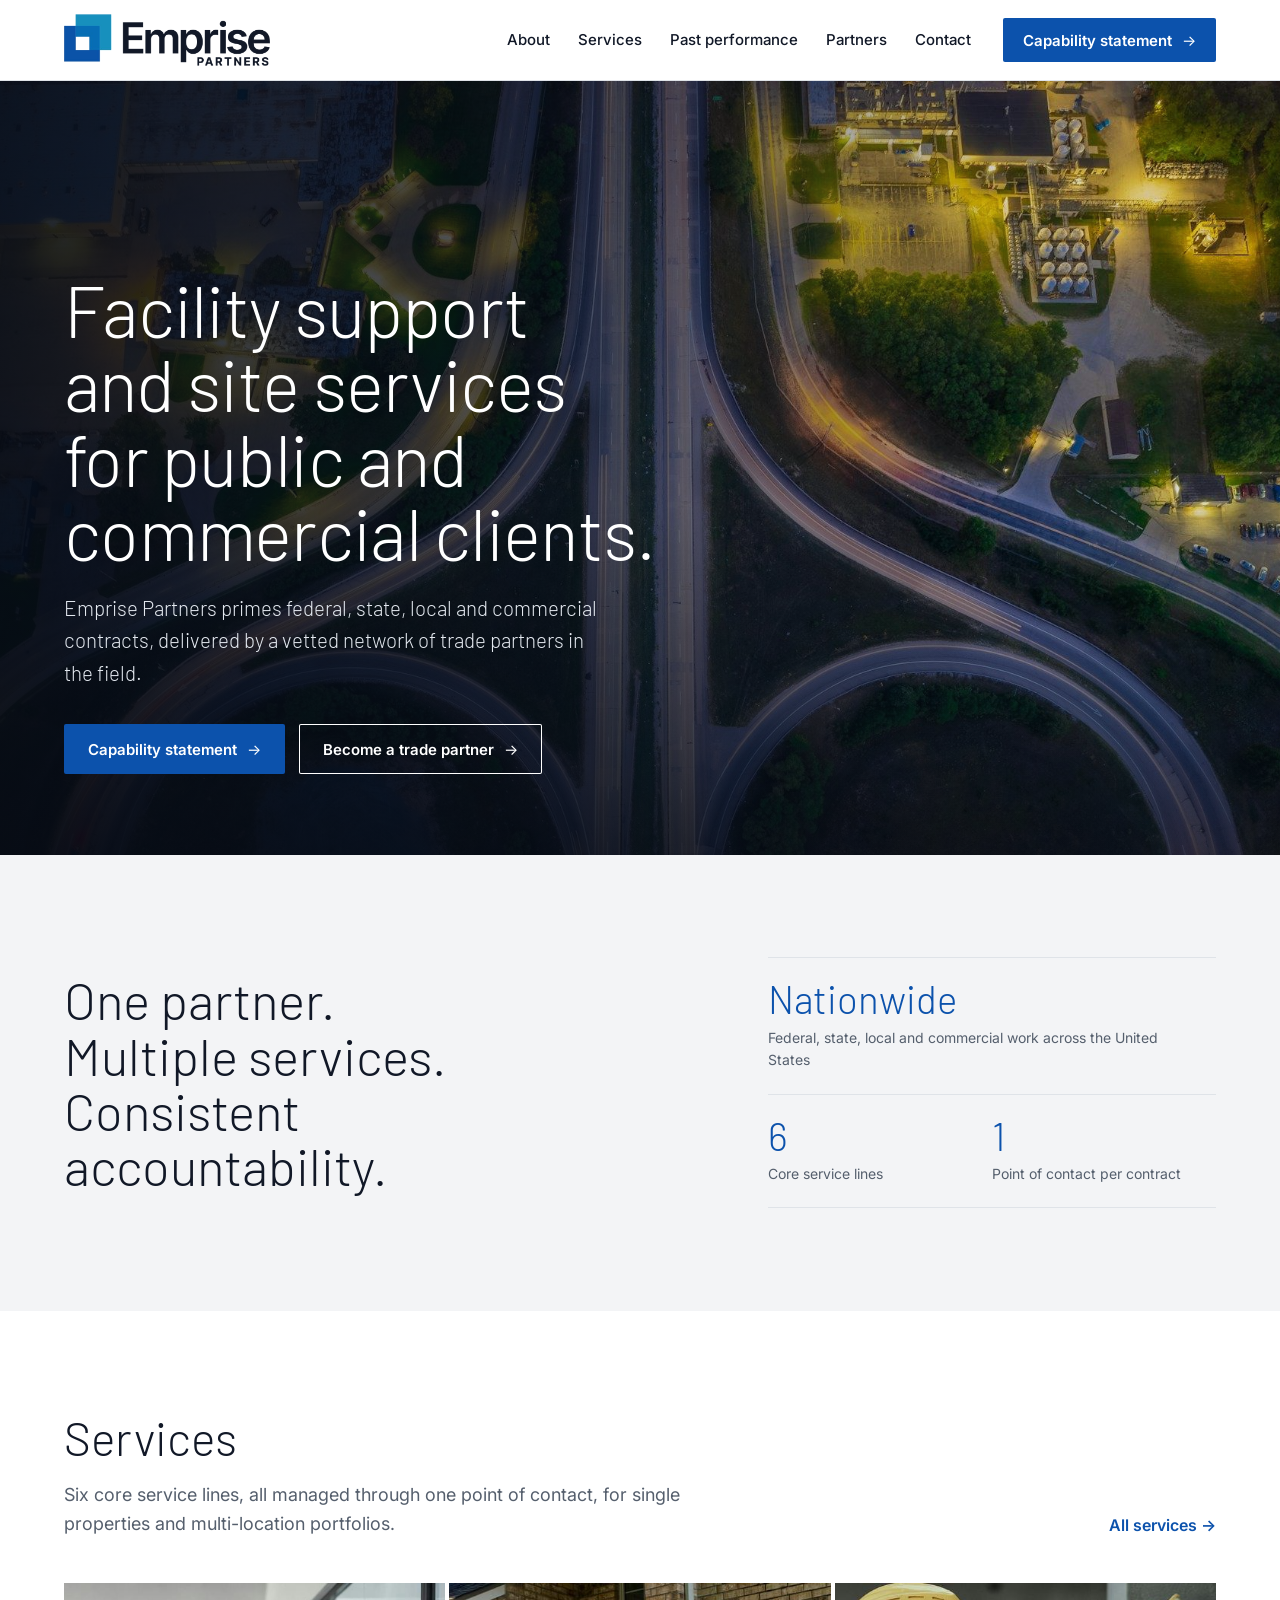
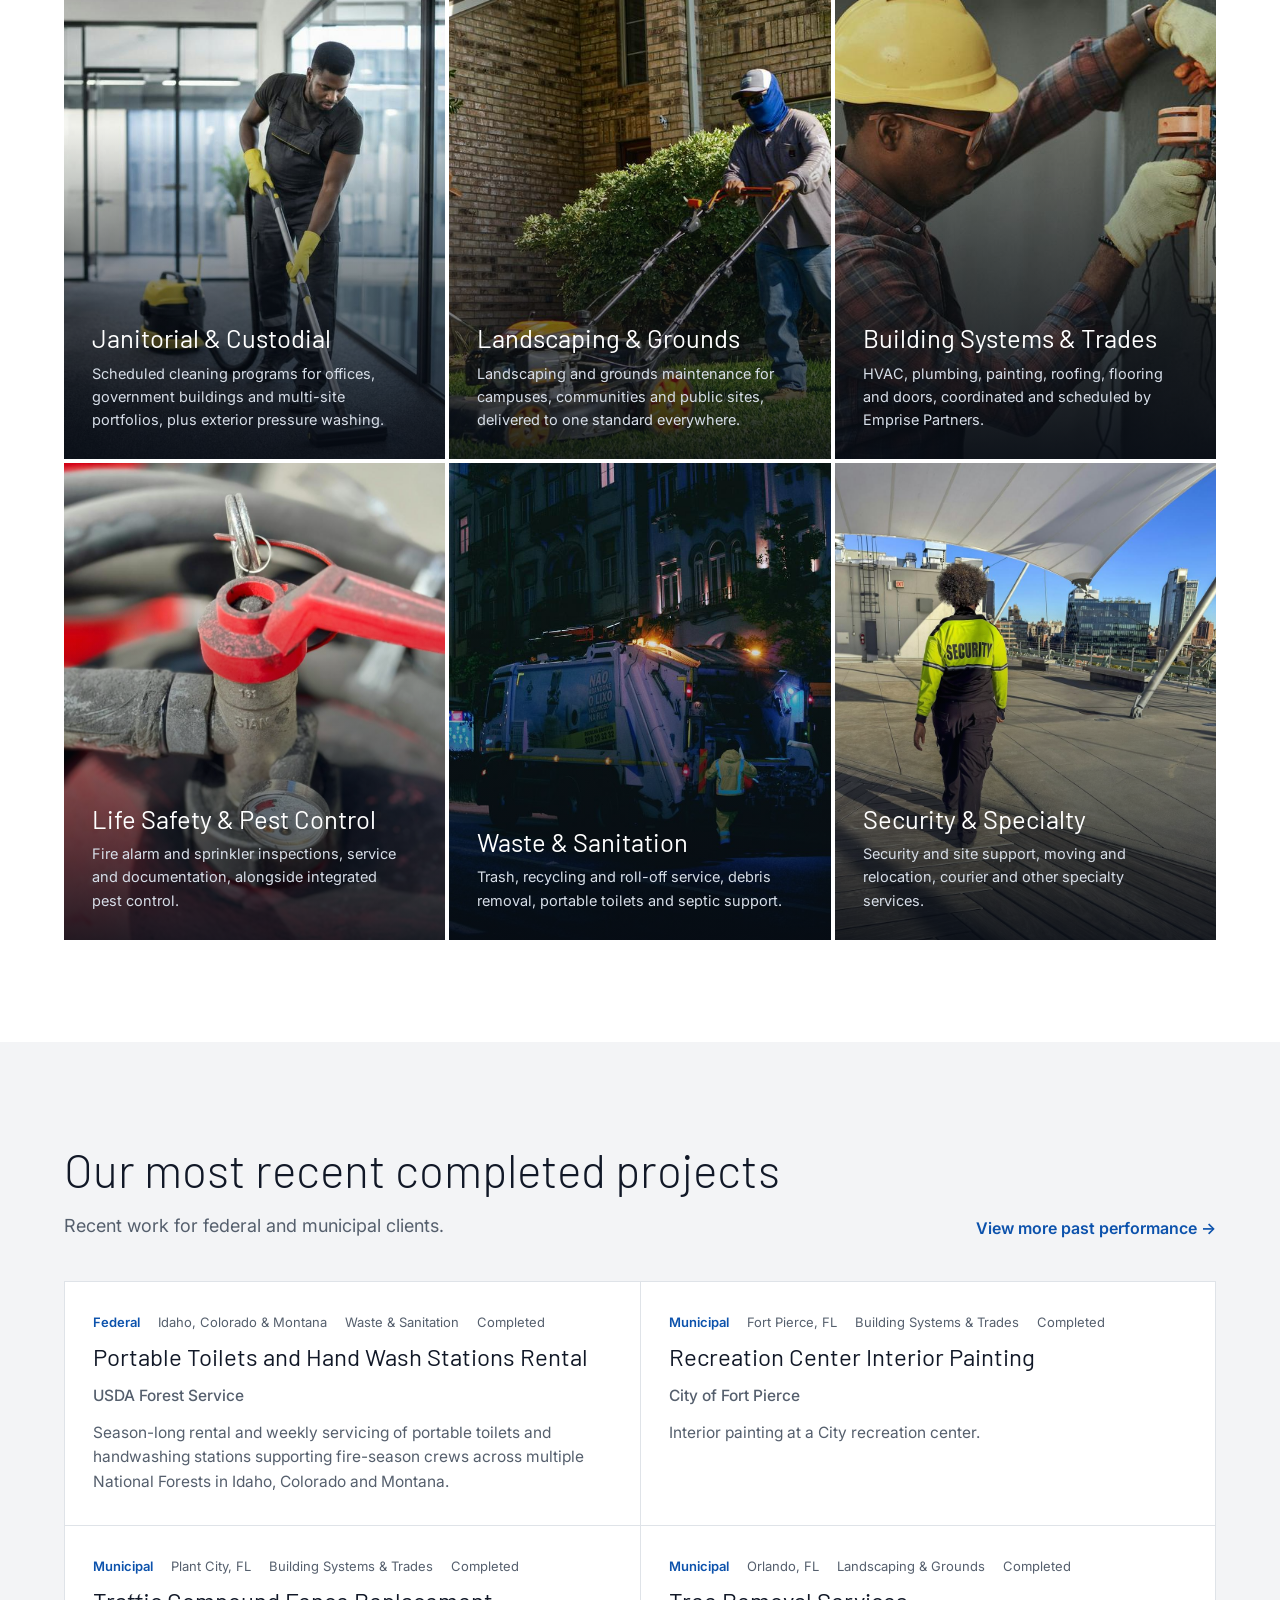
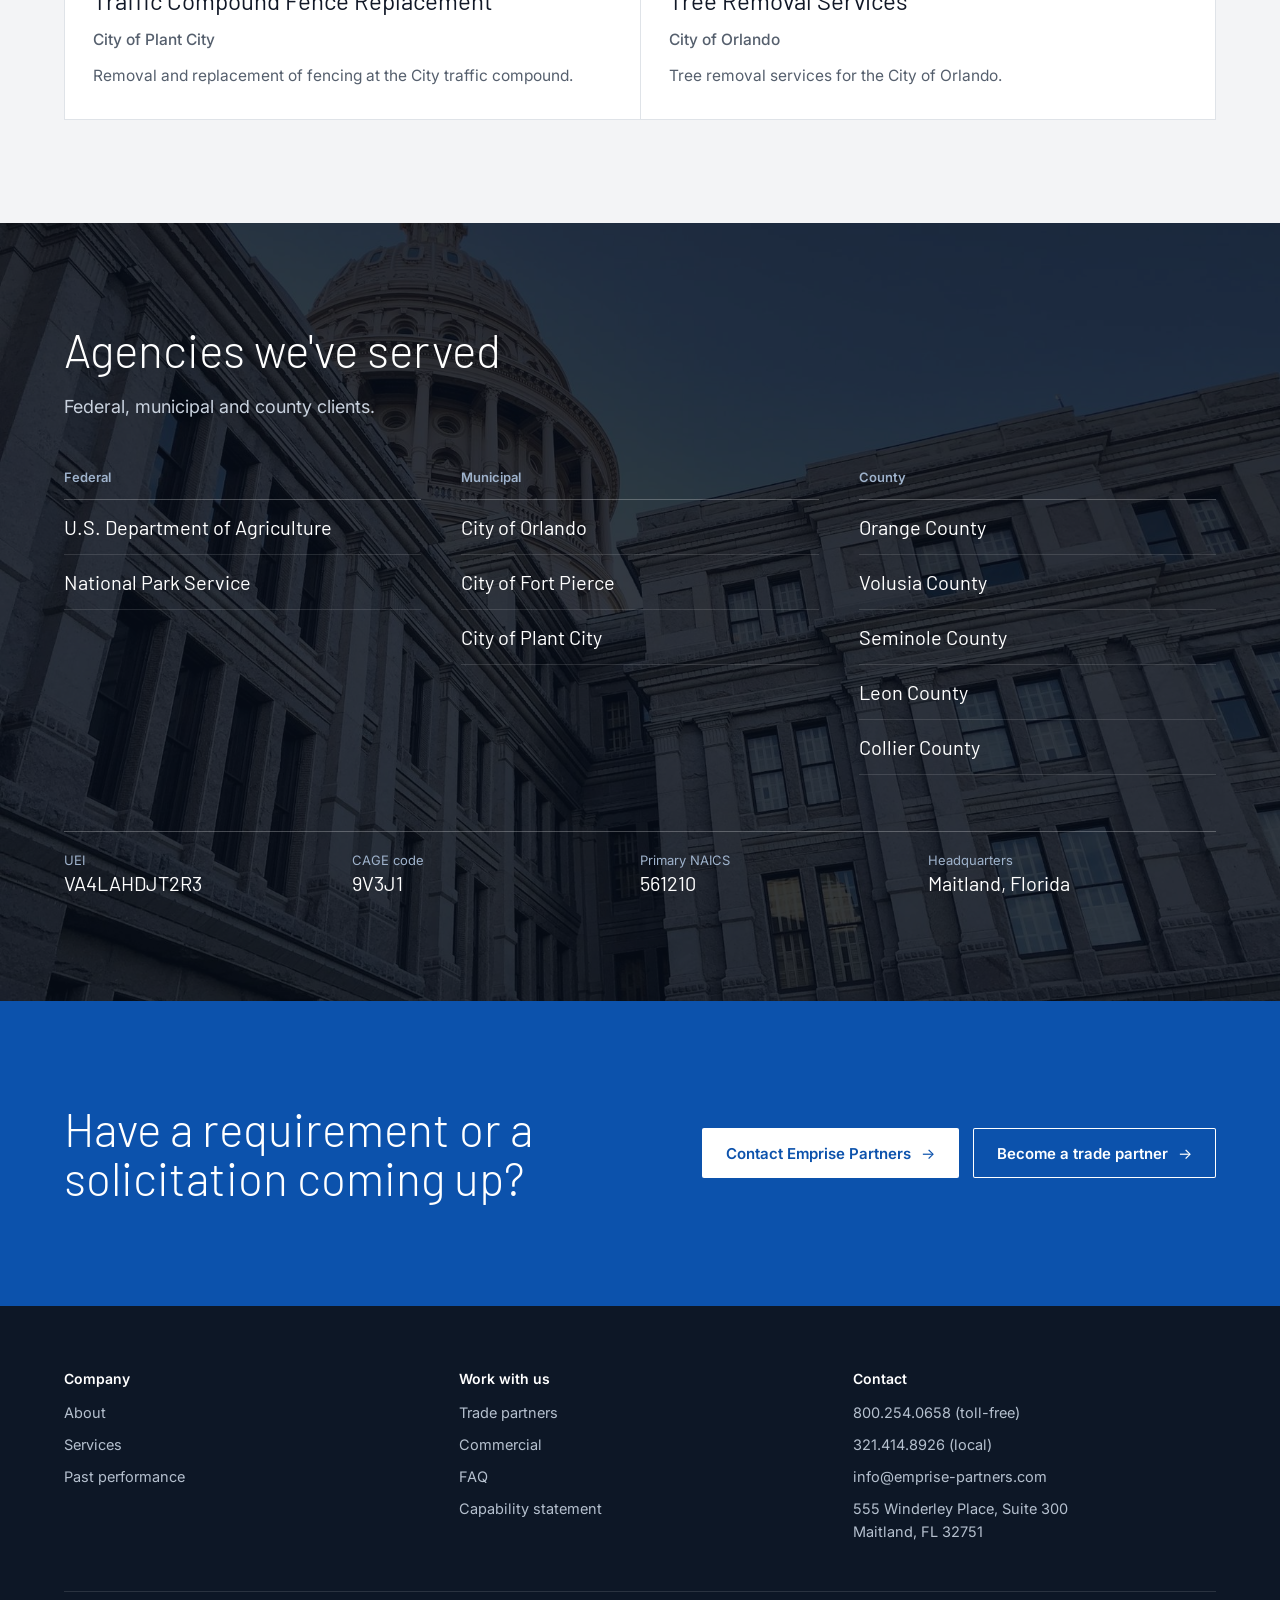
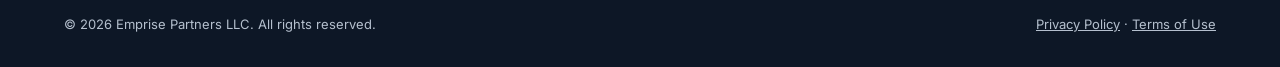
<file: index.html>
<!DOCTYPE html>
<html lang="en">
<head>
<meta charset="utf-8">
<meta name="viewport" content="width=device-width, initial-scale=1">
<title>Emprise Partners | Facility Support & Site Services</title>
<meta name="description" content="Emprise Partners is a prime contractor providing facility support and site services to federal, state, local and commercial clients nationwide.">
<link rel="preconnect" href="https://fonts.googleapis.com">
<link href="https://fonts.googleapis.com/css2?family=Barlow:wght@300;400;500;600&family=Inter:wght@400;500;600&display=swap" rel="stylesheet">
<link rel="stylesheet" href="site.css">
</head>
<body>
<a class="skip" href="#main">Skip to main content</a>
<header>
 <nav class="nav" aria-label="Main">
  <a class="logo" href="index.html" aria-label="Emprise Partners home"><picture><source srcset="logo-light.png" media="(prefers-color-scheme: dark)"><img src="logo-dark.png" alt="Emprise Partners" width="175" height="44"></picture></a>
  <div class="links" id="links">
   <a href="about.html">About</a>
   <a href="services.html">Services</a>
   <a href="past-performance.html">Past performance</a>
   <a href="partners.html">Partners</a>
   <a href="contact.html">Contact</a>
  </div>
  <a class="btn pri" href="Emprise_Partners_Capability_Statement.pdf" target="_blank" rel="noopener">Capability statement</a>
  <button class="menu" id="menu" aria-label="Open menu" aria-expanded="false" aria-controls="links">
   <svg width="26" height="26" viewBox="0 0 26 26" aria-hidden="true"><path d="M3 7h20M3 13h20M3 19h20" stroke="currentColor" stroke-width="2" stroke-linecap="round"/></svg>
  </button>
 </nav>
</header>
<main id="main">
<section class="hero" aria-label="Introduction">
 <div class="wrap">
  <h1>Facility support and site services for public and commercial clients.</h1>
  <p>Emprise Partners primes federal, state, local and commercial contracts, delivered by a vetted network of trade partners in the field.</p>
  <div class="ctas">
   <a class="btn pri" href="Emprise_Partners_Capability_Statement.pdf" target="_blank" rel="noopener">Capability statement</a>
   <a class="btn line" href="partners.html">Become a trade partner</a>
  </div>
 </div>
</section>

<section class="band statement" aria-label="At a glance">
 <div class="wrap">
  <h2>One partner. Multiple services. Consistent accountability.</h2>
  <div class="facts">
   <div class="wide"><b>Nationwide</b><span>Federal, state, local and commercial work across the United States</span></div>
   <div><b>6</b><span>Core service lines</span></div>
   <div><b>1</b><span>Point of contact per contract</span></div>
  </div>
 </div>
</section>

<section class="band">
 <div class="wrap">
  <div class="head"><div><h2>Services</h2><p class="lede">Six core service lines, all managed through one point of contact, for single properties and multi-location portfolios.</p></div><a class="more" href="services.html">All services</a></div>
  <div class="tiles"><article class="tile"><img src="photo-janitorial.jpg" alt="" loading="lazy"><div><h3>Janitorial & Custodial</h3><p>Scheduled cleaning programs for offices, government buildings and multi-site portfolios, plus exterior pressure washing.</p></div><a href="services.html#janitorial" aria-label="Janitorial & Custodial"></a></article><article class="tile"><img src="photo-grounds.jpg" alt="" loading="lazy"><div><h3>Landscaping & Grounds</h3><p>Landscaping and grounds maintenance for campuses, communities and public sites, delivered to one standard everywhere.</p></div><a href="services.html#grounds" aria-label="Landscaping & Grounds"></a></article><article class="tile"><img src="photo-facility.jpg" alt="" loading="lazy"><div><h3>Building Systems & Trades</h3><p>HVAC, plumbing, painting, roofing, flooring and doors, coordinated and scheduled by Emprise Partners.</p></div><a href="services.html#building" aria-label="Building Systems & Trades"></a></article><article class="tile"><img src="photo-lifesafety.jpg" alt="" loading="lazy"><div><h3>Life Safety & Pest Control</h3><p>Fire alarm and sprinkler inspections, service and documentation, alongside integrated pest control.</p></div><a href="services.html#lifesafety" aria-label="Life Safety & Pest Control"></a></article><article class="tile"><img src="photo-waste.jpg" alt="" loading="lazy"><div><h3>Waste & Sanitation</h3><p>Trash, recycling and roll-off service, debris removal, portable toilets and septic support.</p></div><a href="services.html#waste" aria-label="Waste & Sanitation"></a></article><article class="tile"><img src="photo-security.jpg" alt="" loading="lazy"><div><h3>Security & Specialty</h3><p>Security and site support, moving and relocation, courier and other specialty services.</p></div><a href="services.html#specialty" aria-label="Security & Specialty"></a></article></div>
 </div>
</section>

<section class="band alt">
 <div class="wrap">
  <div class="head"><div><h2>Our most recent completed projects</h2><p class="lede">Recent work for federal and municipal clients.</p></div><a class="more" href="past-performance.html">View more past performance</a></div>
  <div class="projects"><article class="proj"><div class="meta"><b>Federal</b><span>Idaho, Colorado & Montana</span><span>Waste & Sanitation</span><span>Completed</span></div><h3>Portable Toilets and Hand Wash Stations Rental</h3><p class="ag">USDA Forest Service</p><p>Season-long rental and weekly servicing of portable toilets and handwashing stations supporting fire-season crews across multiple National Forests in Idaho, Colorado and Montana.</p></article><article class="proj"><div class="meta"><b>Municipal</b><span>Fort Pierce, FL</span><span>Building Systems & Trades</span><span>Completed</span></div><h3>Recreation Center Interior Painting</h3><p class="ag">City of Fort Pierce</p><p>Interior painting at a City recreation center.</p></article><article class="proj"><div class="meta"><b>Municipal</b><span>Plant City, FL</span><span>Building Systems & Trades</span><span>Completed</span></div><h3>Traffic Compound Fence Replacement</h3><p class="ag">City of Plant City</p><p>Removal and replacement of fencing at the City traffic compound.</p></article><article class="proj"><div class="meta"><b>Municipal</b><span>Orlando, FL</span><span>Landscaping & Grounds</span><span>Completed</span></div><h3>Tree Removal Services</h3><p class="ag">City of Orlando</p><p>Tree removal services for the City of Orlando.</p></article></div>
 </div>
</section>

<section class="band photoband">
 <div class="wrap">
  <h2>Agencies we've served</h2>
  <p class="lede">Federal, municipal and county clients.</p>
  <div class="agency">
   <div><h3>Federal</h3><ul><li>U.S. Department of Agriculture</li><li>National Park Service</li></ul></div>
   <div><h3>Municipal</h3><ul><li>City of Orlando</li><li>City of Fort Pierce</li><li>City of Plant City</li></ul></div>
   <div><h3>County</h3><ul><li>Orange County</li><li>Volusia County</li><li>Seminole County</li><li>Leon County</li><li>Collier County</li></ul></div>
  </div>
  <div class="codes " aria-label="Contracting information">
   <div><span>UEI</span><b>VA4LAHDJT2R3</b></div>
   <div><span>CAGE code</span><b>9V3J1</b></div>
   <div><span>Primary NAICS</span><b>561210</b></div>
   <div><span>Headquarters</span><b>Maitland, Florida</b></div>
  </div>
 </div>
</section>
<section class="band ctaband">
 <div class="wrap">
  <h2>Have a requirement or a solicitation coming up?</h2>
  <div class="ctas"><a class="btn pri" href="contact.html">Contact Emprise Partners</a><a class="btn line" href="partners.html">Become a trade partner</a></div>
 </div>
</section>
</main>
<footer>
 <div class="wrap">
  <div class="foot">
   <div><h4>Company</h4><ul><li><a href="about.html">About</a></li><li><a href="services.html">Services</a></li><li><a href="past-performance.html">Past performance</a></li></ul></div>
   <div><h4>Work with us</h4><ul><li><a href="partners.html">Trade partners</a></li><li><a href="services.html#commercial">Commercial</a></li><li><a href="contact.html#faq">FAQ</a></li><li><a href="Emprise_Partners_Capability_Statement.pdf" target="_blank" rel="noopener">Capability statement</a></li></ul></div>
   <div><h4>Contact</h4><ul><li>800.254.0658 (toll-free)</li><li>321.414.8926 (local)</li><li>info@emprise-partners.com</li><li>555 Winderley Place, Suite 300<br>Maitland, FL 32751</li></ul></div>
  </div>
  <div class="legal"><span>© 2026 Emprise Partners LLC. All rights reserved.</span><span><a href="privacy.html">Privacy Policy</a> · <a href="terms.html">Terms of Use</a></span></div>
 </div>
</footer>
<script src="site.js"></script>
</body>
</html>
</file>
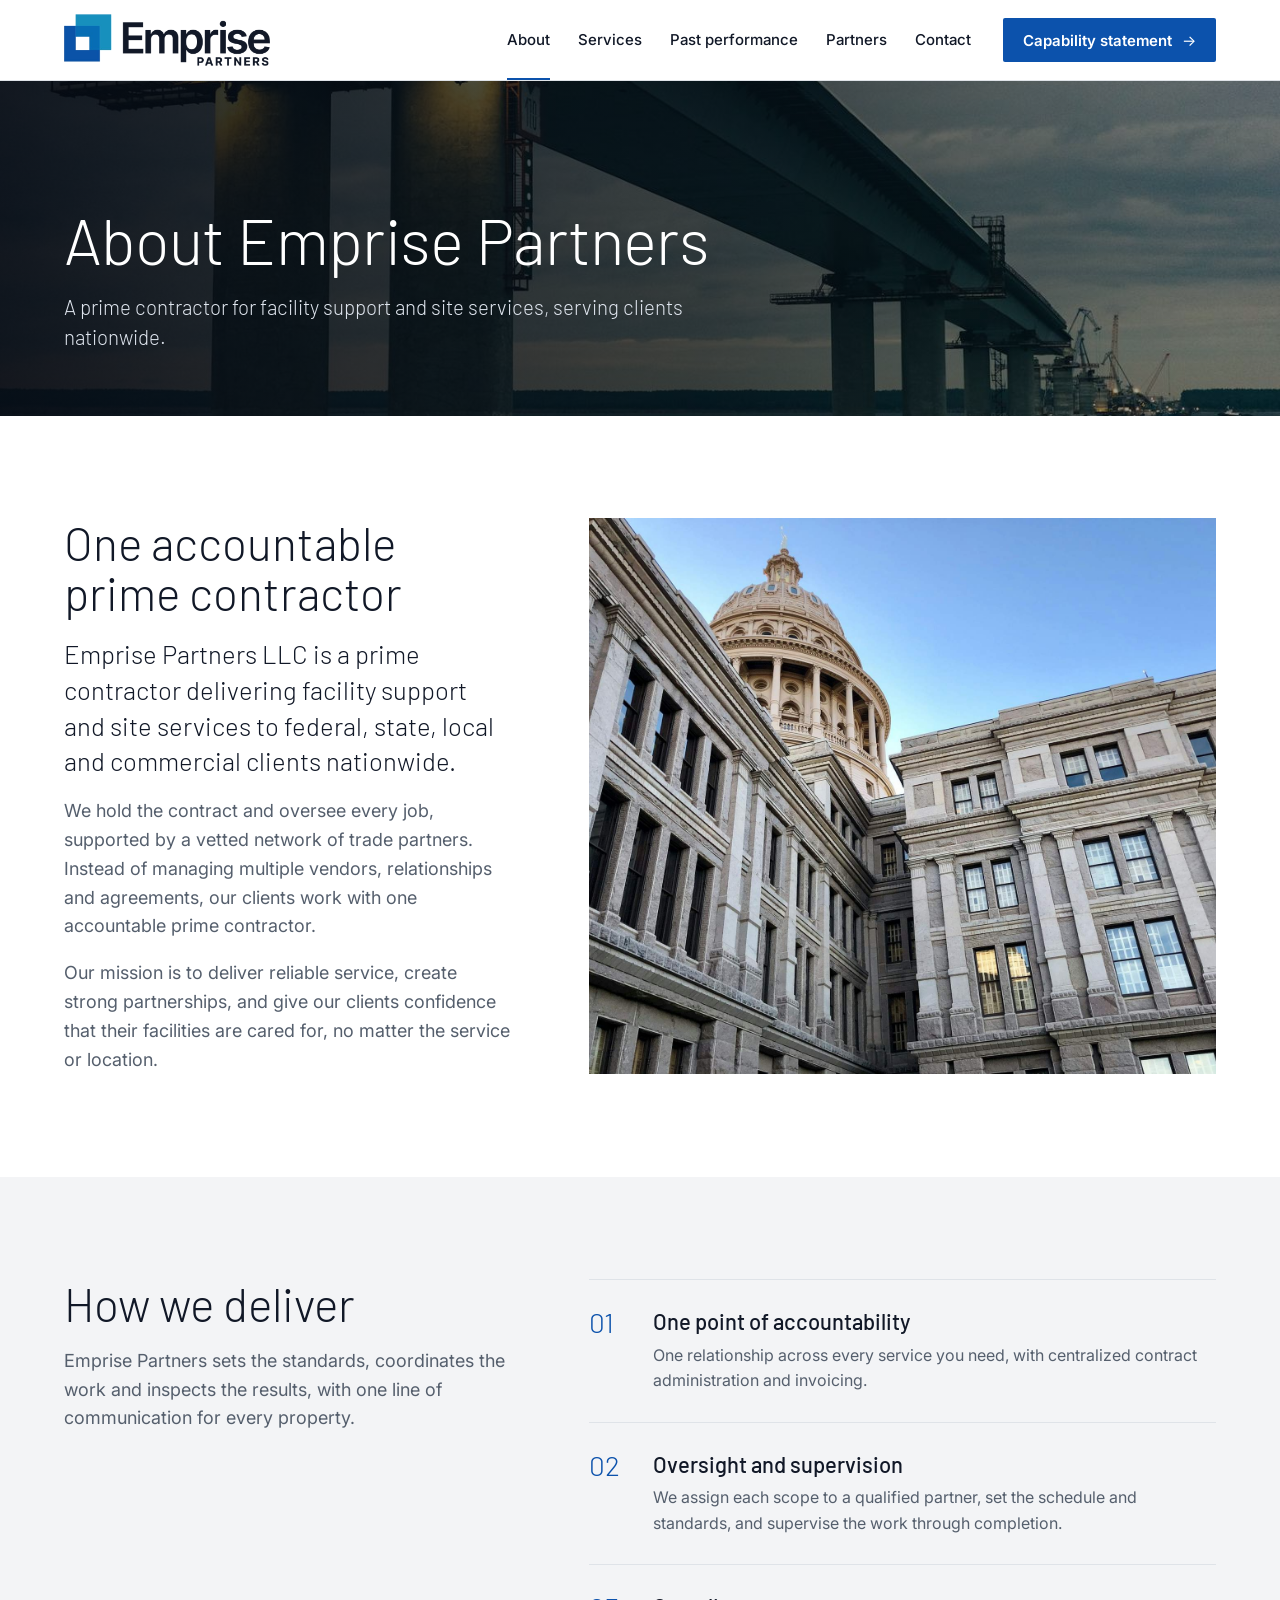
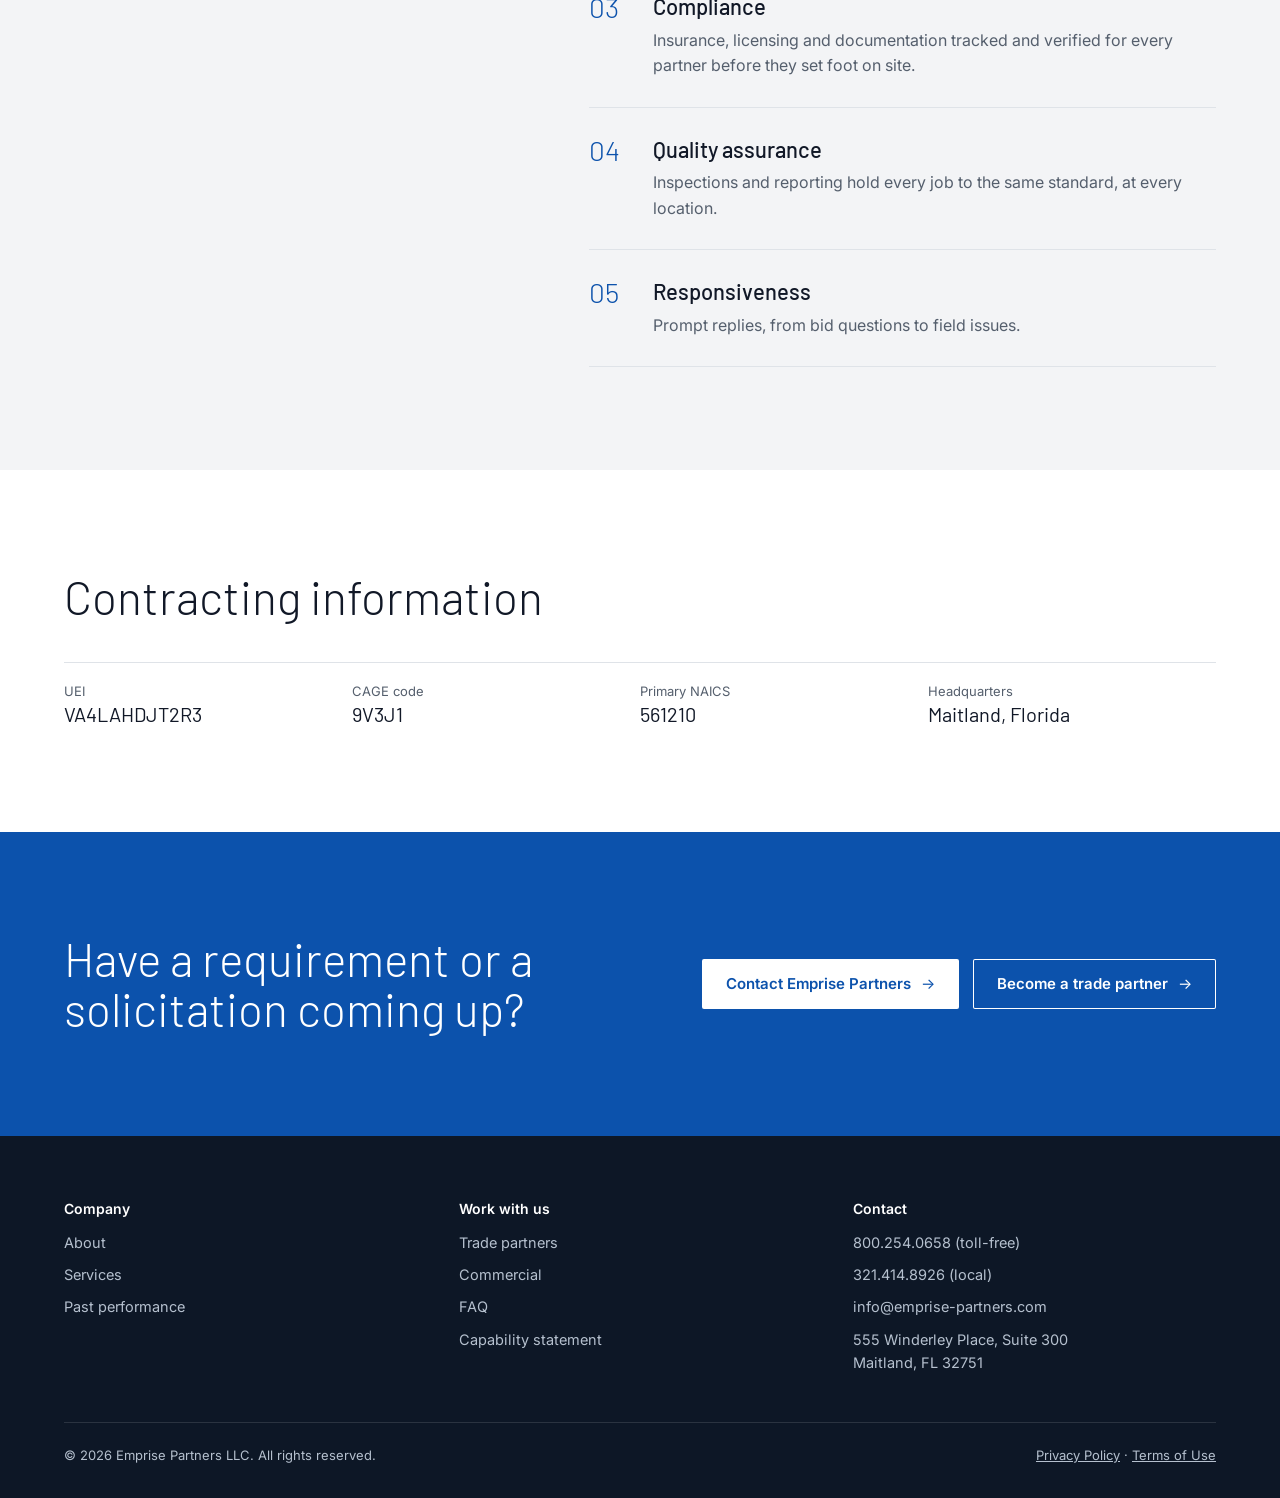
<file: about.html>
<!DOCTYPE html>
<html lang="en">
<head>
<meta charset="utf-8">
<meta name="viewport" content="width=device-width, initial-scale=1">
<title>About | Emprise Partners</title>
<meta name="description" content="About Emprise Partners, a nationwide prime contractor for facility support and site services.">
<link rel="preconnect" href="https://fonts.googleapis.com">
<link href="https://fonts.googleapis.com/css2?family=Barlow:wght@300;400;500;600&family=Inter:wght@400;500;600&display=swap" rel="stylesheet">
<link rel="stylesheet" href="site.css">
</head>
<body>
<a class="skip" href="#main">Skip to main content</a>
<header>
 <nav class="nav" aria-label="Main">
  <a class="logo" href="index.html" aria-label="Emprise Partners home"><picture><source srcset="logo-light.png" media="(prefers-color-scheme: dark)"><img src="logo-dark.png" alt="Emprise Partners" width="175" height="44"></picture></a>
  <div class="links" id="links">
   <a href="about.html" aria-current="page">About</a>
   <a href="services.html">Services</a>
   <a href="past-performance.html">Past performance</a>
   <a href="partners.html">Partners</a>
   <a href="contact.html">Contact</a>
  </div>
  <a class="btn pri" href="Emprise_Partners_Capability_Statement.pdf" target="_blank" rel="noopener">Capability statement</a>
  <button class="menu" id="menu" aria-label="Open menu" aria-expanded="false" aria-controls="links">
   <svg width="26" height="26" viewBox="0 0 26 26" aria-hidden="true"><path d="M3 7h20M3 13h20M3 19h20" stroke="currentColor" stroke-width="2" stroke-linecap="round"/></svg>
  </button>
 </nav>
</header>
<main id="main">
<section class="phero" style="background-image:url(photo-about.jpg)">
 <div class="wrap"><h1>About Emprise Partners</h1><p>A prime contractor for facility support and site services, serving clients nationwide.</p></div>
</section>

<section class="band about">
 <div class="wrap">
  <div class="two">
   <div class="story">
    <h2>One accountable prime contractor</h2>
    <p>Emprise Partners LLC is a prime contractor delivering facility support and site services to federal, state, local and commercial clients nationwide.</p>
    <p>We hold the contract and oversee every job, supported by a vetted network of trade partners. Instead of managing multiple vendors, relationships and agreements, our clients work with one accountable prime contractor.</p>
    <p>Our mission is to deliver reliable service, create strong partnerships, and give our clients confidence that their facilities are cared for, no matter the service or location.</p>
   </div>
   <img class="aboutimg" src="photo-government.jpg" alt="Government building exterior" loading="lazy">
  </div>
 </div>
</section>

<section class="band alt" id="how">
 <div class="wrap two">
  <div>
   <h2>How we deliver</h2>
   <p class="lede">Emprise Partners sets the standards, coordinates the work and inspects the results, with one line of communication for every property.</p>
  </div>
  <ol class="steps">
   <li><div><h3>One point of accountability</h3><p>One relationship across every service you need, with centralized contract administration and invoicing.</p></div></li>
   <li><div><h3>Oversight and supervision</h3><p>We assign each scope to a qualified partner, set the schedule and standards, and supervise the work through completion.</p></div></li>
   <li><div><h3>Compliance</h3><p>Insurance, licensing and documentation tracked and verified for every partner before they set foot on site.</p></div></li>
   <li><div><h3>Quality assurance</h3><p>Inspections and reporting hold every job to the same standard, at every location.</p></div></li>
   <li><div><h3>Responsiveness</h3><p>Prompt replies, from bid questions to field issues.</p></div></li>
  </ol>
 </div>
</section>

<section class="band">
 <div class="wrap">
  <h2>Contracting information</h2>
  <div class="codes light" aria-label="Contracting information">
   <div><span>UEI</span><b>VA4LAHDJT2R3</b></div>
   <div><span>CAGE code</span><b>9V3J1</b></div>
   <div><span>Primary NAICS</span><b>561210</b></div>
   <div><span>Headquarters</span><b>Maitland, Florida</b></div>
  </div>
 </div>
</section>
<section class="band ctaband">
 <div class="wrap">
  <h2>Have a requirement or a solicitation coming up?</h2>
  <div class="ctas"><a class="btn pri" href="contact.html">Contact Emprise Partners</a><a class="btn line" href="partners.html">Become a trade partner</a></div>
 </div>
</section>
</main>
<footer>
 <div class="wrap">
  <div class="foot">
   <div><h4>Company</h4><ul><li><a href="about.html">About</a></li><li><a href="services.html">Services</a></li><li><a href="past-performance.html">Past performance</a></li></ul></div>
   <div><h4>Work with us</h4><ul><li><a href="partners.html">Trade partners</a></li><li><a href="services.html#commercial">Commercial</a></li><li><a href="contact.html#faq">FAQ</a></li><li><a href="Emprise_Partners_Capability_Statement.pdf" target="_blank" rel="noopener">Capability statement</a></li></ul></div>
   <div><h4>Contact</h4><ul><li>800.254.0658 (toll-free)</li><li>321.414.8926 (local)</li><li>info@emprise-partners.com</li><li>555 Winderley Place, Suite 300<br>Maitland, FL 32751</li></ul></div>
  </div>
  <div class="legal"><span>© 2026 Emprise Partners LLC. All rights reserved.</span><span><a href="privacy.html">Privacy Policy</a> · <a href="terms.html">Terms of Use</a></span></div>
 </div>
</footer>
<script src="site.js"></script>
</body>
</html>
</file>
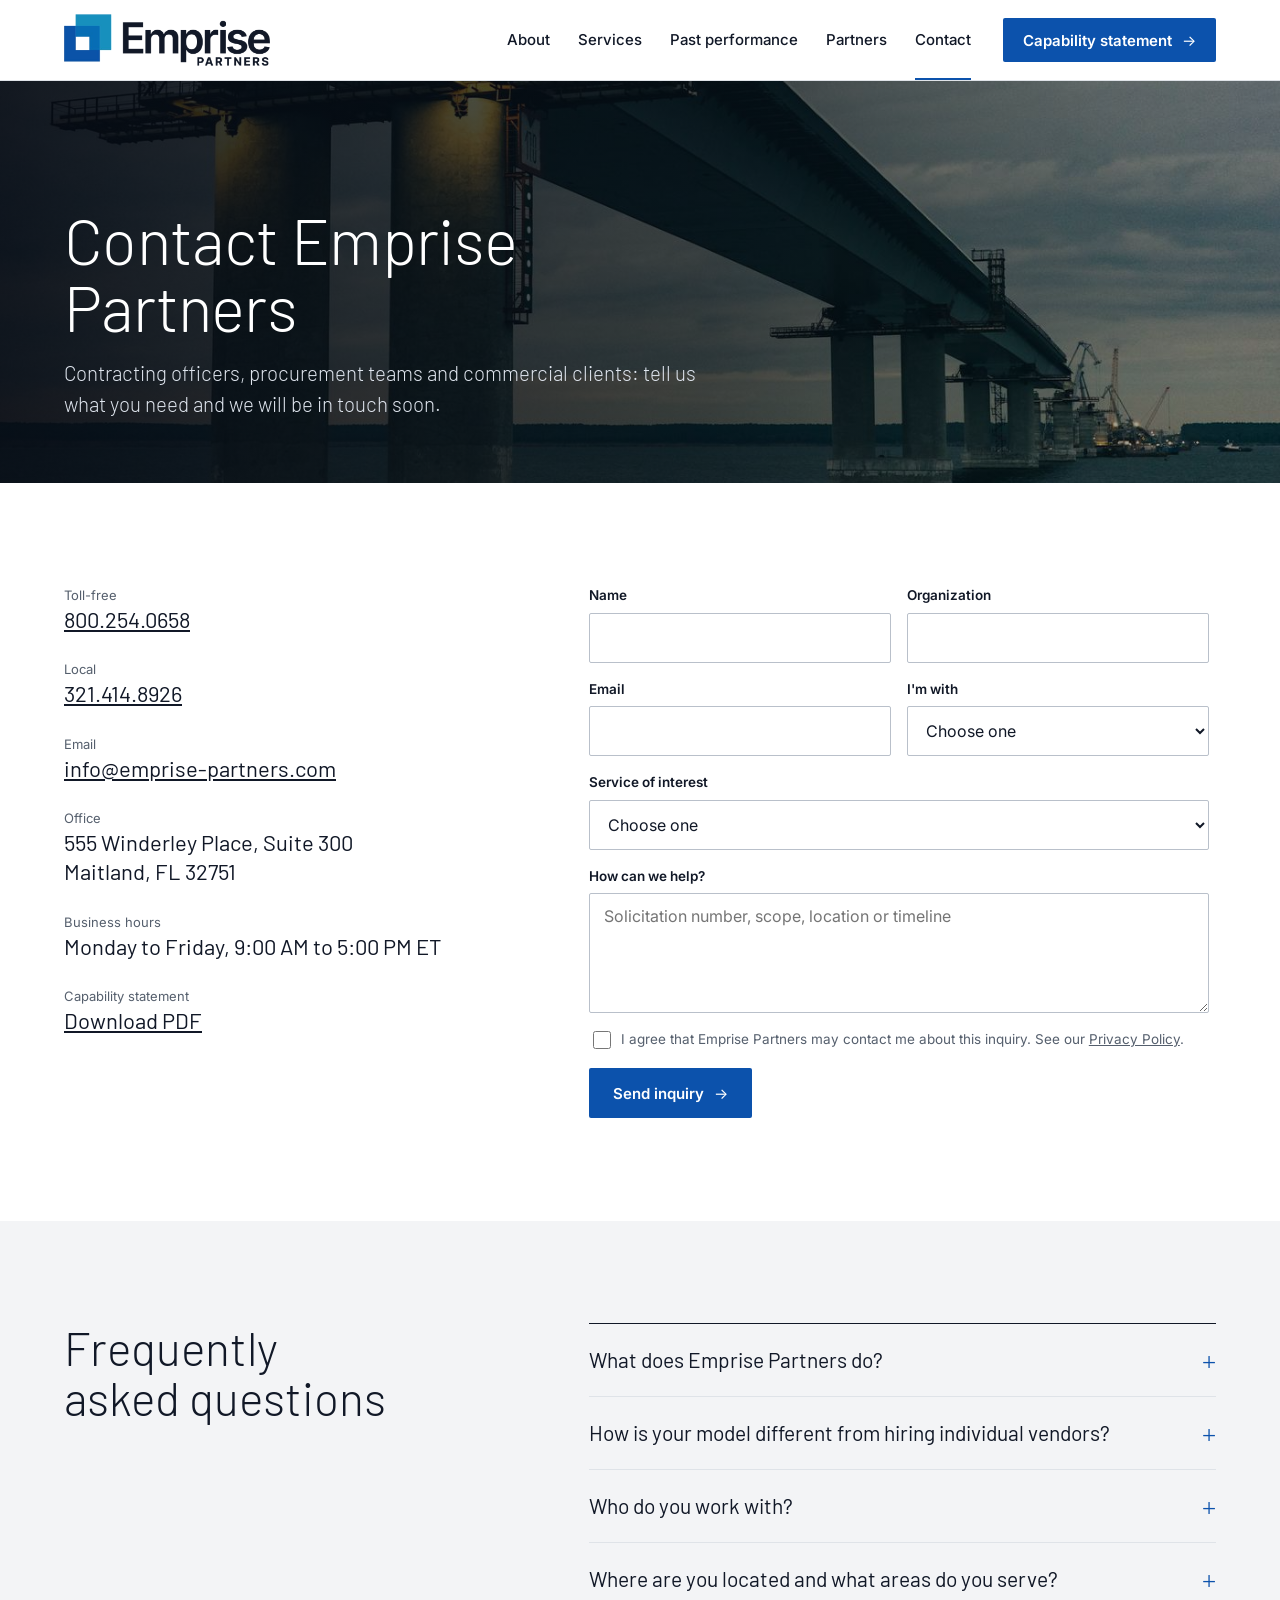
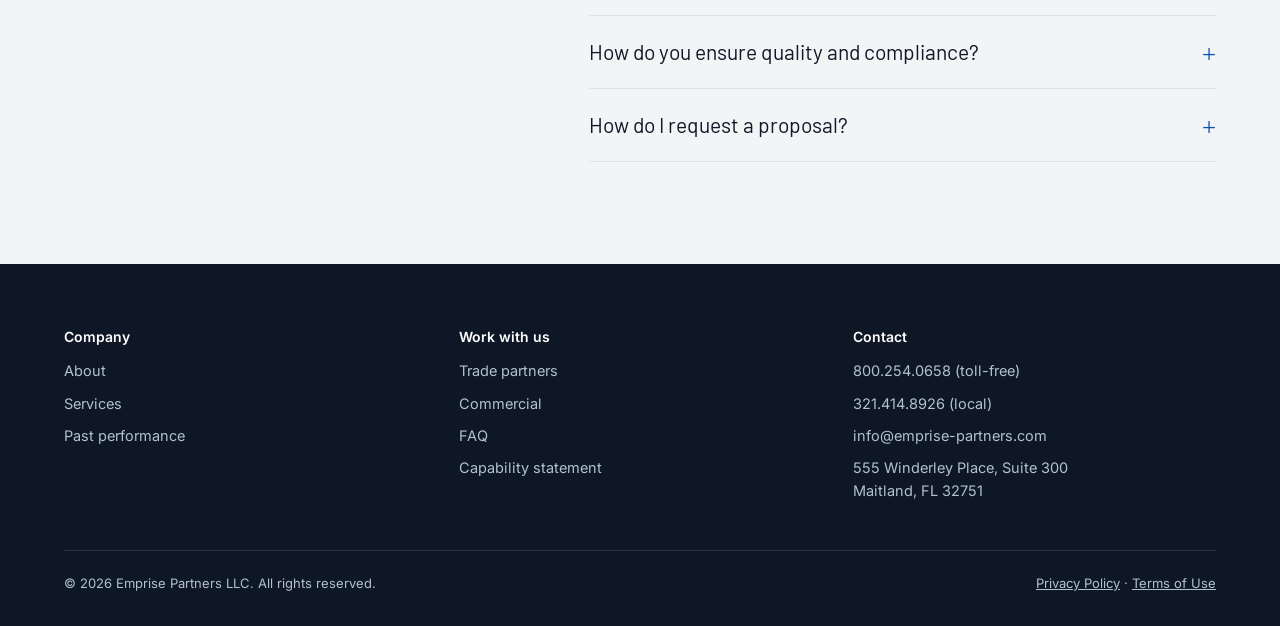
<file: contact.html>
<!DOCTYPE html>
<html lang="en">
<head>
<meta charset="utf-8">
<meta name="viewport" content="width=device-width, initial-scale=1">
<title>Contact | Emprise Partners</title>
<meta name="description" content="Contact Emprise Partners: 800.254.0658, info@emprise-partners.com, Maitland, Florida.">
<link rel="preconnect" href="https://fonts.googleapis.com">
<link href="https://fonts.googleapis.com/css2?family=Barlow:wght@300;400;500;600&family=Inter:wght@400;500;600&display=swap" rel="stylesheet">
<link rel="stylesheet" href="site.css">
</head>
<body>
<a class="skip" href="#main">Skip to main content</a>
<header>
 <nav class="nav" aria-label="Main">
  <a class="logo" href="index.html" aria-label="Emprise Partners home"><picture><source srcset="logo-light.png" media="(prefers-color-scheme: dark)"><img src="logo-dark.png" alt="Emprise Partners" width="175" height="44"></picture></a>
  <div class="links" id="links">
   <a href="about.html">About</a>
   <a href="services.html">Services</a>
   <a href="past-performance.html">Past performance</a>
   <a href="partners.html">Partners</a>
   <a href="contact.html" aria-current="page">Contact</a>
  </div>
  <a class="btn pri" href="Emprise_Partners_Capability_Statement.pdf" target="_blank" rel="noopener">Capability statement</a>
  <button class="menu" id="menu" aria-label="Open menu" aria-expanded="false" aria-controls="links">
   <svg width="26" height="26" viewBox="0 0 26 26" aria-hidden="true"><path d="M3 7h20M3 13h20M3 19h20" stroke="currentColor" stroke-width="2" stroke-linecap="round"/></svg>
  </button>
 </nav>
</header>
<main id="main">
<section class="phero" style="background-image:url(photo-about.jpg)">
 <div class="wrap"><h1>Contact Emprise Partners</h1><p>Contracting officers, procurement teams and commercial clients: tell us what you need and we will be in touch soon.</p></div>
</section>

<section class="band">
 <div class="wrap two">
  <div>
   <div class="info" style="margin-top:0">
    <div><span>Toll-free</span><b><a href="tel:+18002540658">800.254.0658</a></b></div>
    <div><span>Local</span><b><a href="tel:+13214148926">321.414.8926</a></b></div>
    <div><span>Email</span><b><a href="mailto:info@emprise-partners.com">info@emprise-partners.com</a></b></div>
    <div><span>Office</span><b>555 Winderley Place, Suite 300<br>Maitland, FL 32751</b></div>
    <div><span>Business hours</span><b>Monday to Friday, 9:00 AM to 5:00 PM ET</b></div>
    <div id="capability"><span>Capability statement</span><b><a href="Emprise_Partners_Capability_Statement.pdf" target="_blank" rel="noopener">Download PDF</a></b></div>
   </div>
  </div>
  <form data-form="inquiry" novalidate style="margin-top:0">
<div class="hp" aria-hidden="true"><label>Leave this field empty<input name="website" tabindex="-1" autocomplete="off"></label></div>
   <div class="row"><label>Name<input name="name" required autocomplete="name"></label><label>Organization<input name="org" required autocomplete="organization"></label></div>
   <div class="row"><label>Email<input name="email" type="email" required autocomplete="email"></label><label>I'm with<select name="type" required><option value="">Choose one</option><option>Government agency</option><option>Commercial / private</option><option>Prime contractor (teaming)</option><option>Other</option></select></label></div>
   <label>Service of interest<select name="service"><option value="">Choose one</option><option>Janitorial & Custodial</option><option>Landscaping & Grounds</option><option>Building Systems & Trades</option><option>Life Safety & Pest Control</option><option>Waste & Sanitation</option><option>Security & Specialty</option><option>Multiple services</option><option>Other</option></select></label>
   <label>How can we help?<textarea name="message" required placeholder="Solicitation number, scope, location or timeline"></textarea></label>
   <label class="consent"><input type="checkbox" name="consent" required><span>I agree that Emprise Partners may contact me about this inquiry. See our <a href="privacy.html">Privacy Policy</a>.</span></label>
   <button class="btn pri" type="submit">Send inquiry</button>
   <div class="ok" role="status"></div>
  </form>
 </div>
</section>

<section class="band alt" id="faq">
 <div class="wrap two">
  <div><h2>Frequently asked questions</h2></div>
  <div class="faq">
   <details><summary>What does Emprise Partners do?</summary><p>Emprise Partners is a facility support and site services company. We hold the contract and oversee every job, supported by a vetted network of trade partners.</p></details>
   <details><summary>How is your model different from hiring individual vendors?</summary><p>Instead of managing multiple contracts, invoices and relationships, you work with one accountable prime contractor. Emprise Partners handles contract management, compliance, communication, quality assurance and performance management.</p></details>
   <details><summary>Who do you work with?</summary><p>Federal, state and local government agencies, along with commercial clients such as property management companies and multi-location operators.</p></details>
   <details><summary>Where are you located and what areas do you serve?</summary><p>We're headquartered in Maitland, Florida, and serve federal, state, local and commercial clients across the United States.</p></details>
   <details><summary>How do you ensure quality and compliance?</summary><p>Emprise Partners sets the standards, supervises the work and inspects the results. Every trade partner is vetted for qualifications, licensing and insurance, and we maintain the documentation so you have one point of oversight.</p></details>
   <details><summary>How do I request a proposal?</summary><p>Use the form on this page, email info@emprise-partners.com, or call 800.254.0658. We'll review your needs and follow up to scope the right service program.</p></details>
  </div>
 </div>
</section>
</main>
<footer>
 <div class="wrap">
  <div class="foot">
   <div><h4>Company</h4><ul><li><a href="about.html">About</a></li><li><a href="services.html">Services</a></li><li><a href="past-performance.html">Past performance</a></li></ul></div>
   <div><h4>Work with us</h4><ul><li><a href="partners.html">Trade partners</a></li><li><a href="services.html#commercial">Commercial</a></li><li><a href="contact.html#faq">FAQ</a></li><li><a href="Emprise_Partners_Capability_Statement.pdf" target="_blank" rel="noopener">Capability statement</a></li></ul></div>
   <div><h4>Contact</h4><ul><li>800.254.0658 (toll-free)</li><li>321.414.8926 (local)</li><li>info@emprise-partners.com</li><li>555 Winderley Place, Suite 300<br>Maitland, FL 32751</li></ul></div>
  </div>
  <div class="legal"><span>© 2026 Emprise Partners LLC. All rights reserved.</span><span><a href="privacy.html">Privacy Policy</a> · <a href="terms.html">Terms of Use</a></span></div>
 </div>
</footer>
<script src="site.js"></script>
</body>
</html>
</file>
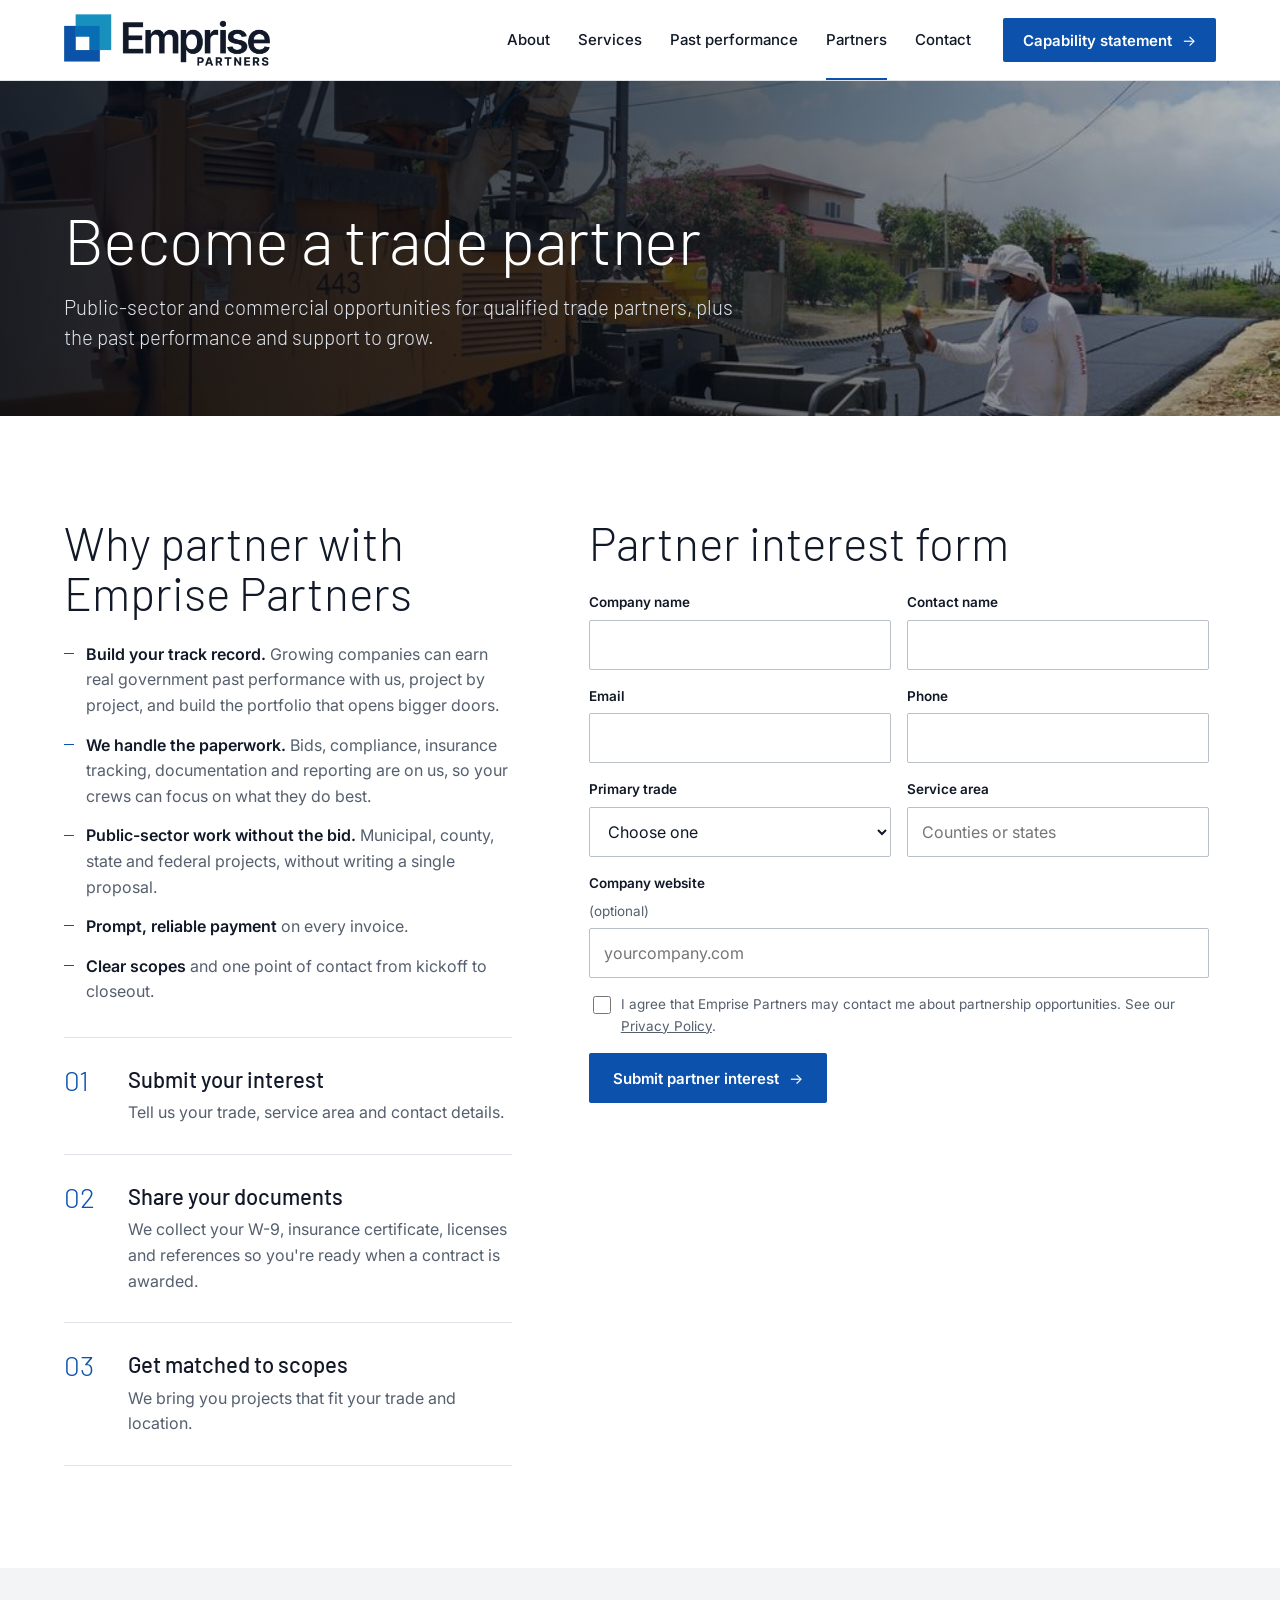
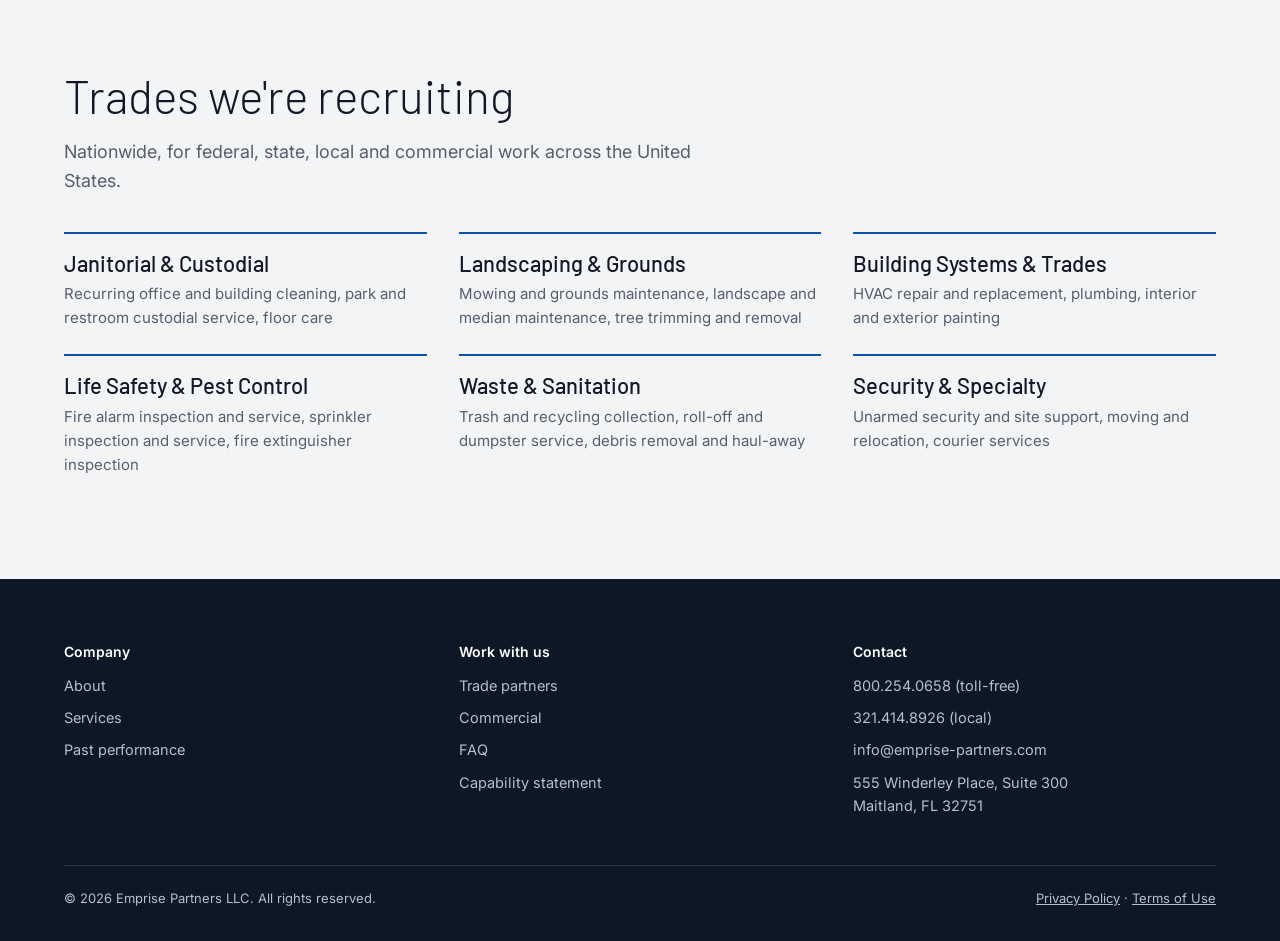
<file: partners.html>
<!DOCTYPE html>
<html lang="en">
<head>
<meta charset="utf-8">
<meta name="viewport" content="width=device-width, initial-scale=1">
<title>Become a Trade Partner | Emprise Partners</title>
<meta name="description" content="Join the Emprise Partners trade partner network.">
<link rel="preconnect" href="https://fonts.googleapis.com">
<link href="https://fonts.googleapis.com/css2?family=Barlow:wght@300;400;500;600&family=Inter:wght@400;500;600&display=swap" rel="stylesheet">
<link rel="stylesheet" href="site.css">
</head>
<body>
<a class="skip" href="#main">Skip to main content</a>
<header>
 <nav class="nav" aria-label="Main">
  <a class="logo" href="index.html" aria-label="Emprise Partners home"><picture><source srcset="logo-light.png" media="(prefers-color-scheme: dark)"><img src="logo-dark.png" alt="Emprise Partners" width="175" height="44"></picture></a>
  <div class="links" id="links">
   <a href="about.html">About</a>
   <a href="services.html">Services</a>
   <a href="past-performance.html">Past performance</a>
   <a href="partners.html" aria-current="page">Partners</a>
   <a href="contact.html">Contact</a>
  </div>
  <a class="btn pri" href="Emprise_Partners_Capability_Statement.pdf" target="_blank" rel="noopener">Capability statement</a>
  <button class="menu" id="menu" aria-label="Open menu" aria-expanded="false" aria-controls="links">
   <svg width="26" height="26" viewBox="0 0 26 26" aria-hidden="true"><path d="M3 7h20M3 13h20M3 19h20" stroke="currentColor" stroke-width="2" stroke-linecap="round"/></svg>
  </button>
 </nav>
</header>
<main id="main">
<section class="phero" style="background-image:url(photo-infrastructure.jpg)">
 <div class="wrap"><h1>Become a trade partner</h1><p>Public-sector and commercial opportunities for qualified trade partners, plus the past performance and support to grow.</p></div>
</section>

<section class="band">
 <div class="wrap two">
  <div>
   <h2>Why partner with Emprise Partners</h2>
   <ul class="checks">
    <li><b>Build your track record.</b> Growing companies can earn real government past performance with us, project by project, and build the portfolio that opens bigger doors.</li>
    <li><b>We handle the paperwork.</b> Bids, compliance, insurance tracking, documentation and reporting are on us, so your crews can focus on what they do best.</li>
    <li><b>Public-sector work without the bid.</b> Municipal, county, state and federal projects, without writing a single proposal.</li>
    <li><b>Prompt, reliable payment</b> on every invoice.</li>
    <li><b>Clear scopes</b> and one point of contact from kickoff to closeout.</li>
   </ul>
   <ol class="steps" style="margin-top:32px">
    <li><div><h3>Submit your interest</h3><p>Tell us your trade, service area and contact details.</p></div></li>
    <li><div><h3>Share your documents</h3><p>We collect your W-9, insurance certificate, licenses and references so you're ready when a contract is awarded.</p></div></li>
    <li><div><h3>Get matched to scopes</h3><p>We bring you projects that fit your trade and location.</p></div></li>
   </ol>
  </div>
  <div>
   <h2>Partner interest form</h2>
   <form data-form="vendor" novalidate>
<div class="hp" aria-hidden="true"><label>Leave this field empty<input name="website" tabindex="-1" autocomplete="off"></label></div>
    <div class="row"><label>Company name<input name="company" required autocomplete="organization"></label><label>Contact name<input name="name" required autocomplete="name"></label></div>
    <div class="row"><label>Email<input name="email" type="email" required autocomplete="email"></label><label>Phone<input name="phone" type="tel" autocomplete="tel"></label></div>
    <div class="row"><label>Primary trade<select name="trade" required><option value="">Choose one</option><option>Janitorial & Custodial</option><option>Landscaping & Grounds</option><option>Building Systems & Trades</option><option>Life Safety & Pest Control</option><option>Waste & Sanitation</option><option>Security & Specialty</option><option>Other</option></select></label><label>Service area<input name="area" placeholder="Counties or states" required></label></div>
    <label class="other-trade" hidden>Your service<input name="other_trade" placeholder="Describe the service you provide" maxlength="120"></label>
    <label>Company website <span class="opt">(optional)</span><input name="company_website" inputmode="url" autocomplete="url" placeholder="yourcompany.com" maxlength="300"></label>
    <label class="consent"><input type="checkbox" name="consent" required><span>I agree that Emprise Partners may contact me about partnership opportunities. See our <a href="privacy.html">Privacy Policy</a>.</span></label>
    <button class="btn pri" type="submit">Submit partner interest</button>
    <div class="ok" role="status"></div>
   </form>
  </div>
 </div>
</section>

<section class="band alt">
 <div class="wrap">
  <h2>Trades we're recruiting</h2>
  <p class="lede">Nationwide, for federal, state, local and commercial work across the United States.</p>
  <div class="trades"><div><h3>Janitorial & Custodial</h3><p>Recurring office and building cleaning, park and restroom custodial service, floor care</p></div><div><h3>Landscaping & Grounds</h3><p>Mowing and grounds maintenance, landscape and median maintenance, tree trimming and removal</p></div><div><h3>Building Systems & Trades</h3><p>HVAC repair and replacement, plumbing, interior and exterior painting</p></div><div><h3>Life Safety & Pest Control</h3><p>Fire alarm inspection and service, sprinkler inspection and service, fire extinguisher inspection</p></div><div><h3>Waste & Sanitation</h3><p>Trash and recycling collection, roll-off and dumpster service, debris removal and haul-away</p></div><div><h3>Security & Specialty</h3><p>Unarmed security and site support, moving and relocation, courier services</p></div></div>
 </div>
</section>
</main>
<footer>
 <div class="wrap">
  <div class="foot">
   <div><h4>Company</h4><ul><li><a href="about.html">About</a></li><li><a href="services.html">Services</a></li><li><a href="past-performance.html">Past performance</a></li></ul></div>
   <div><h4>Work with us</h4><ul><li><a href="partners.html">Trade partners</a></li><li><a href="services.html#commercial">Commercial</a></li><li><a href="contact.html#faq">FAQ</a></li><li><a href="Emprise_Partners_Capability_Statement.pdf" target="_blank" rel="noopener">Capability statement</a></li></ul></div>
   <div><h4>Contact</h4><ul><li>800.254.0658 (toll-free)</li><li>321.414.8926 (local)</li><li>info@emprise-partners.com</li><li>555 Winderley Place, Suite 300<br>Maitland, FL 32751</li></ul></div>
  </div>
  <div class="legal"><span>© 2026 Emprise Partners LLC. All rights reserved.</span><span><a href="privacy.html">Privacy Policy</a> · <a href="terms.html">Terms of Use</a></span></div>
 </div>
</footer>
<script src="site.js"></script>
</body>
</html>
</file>
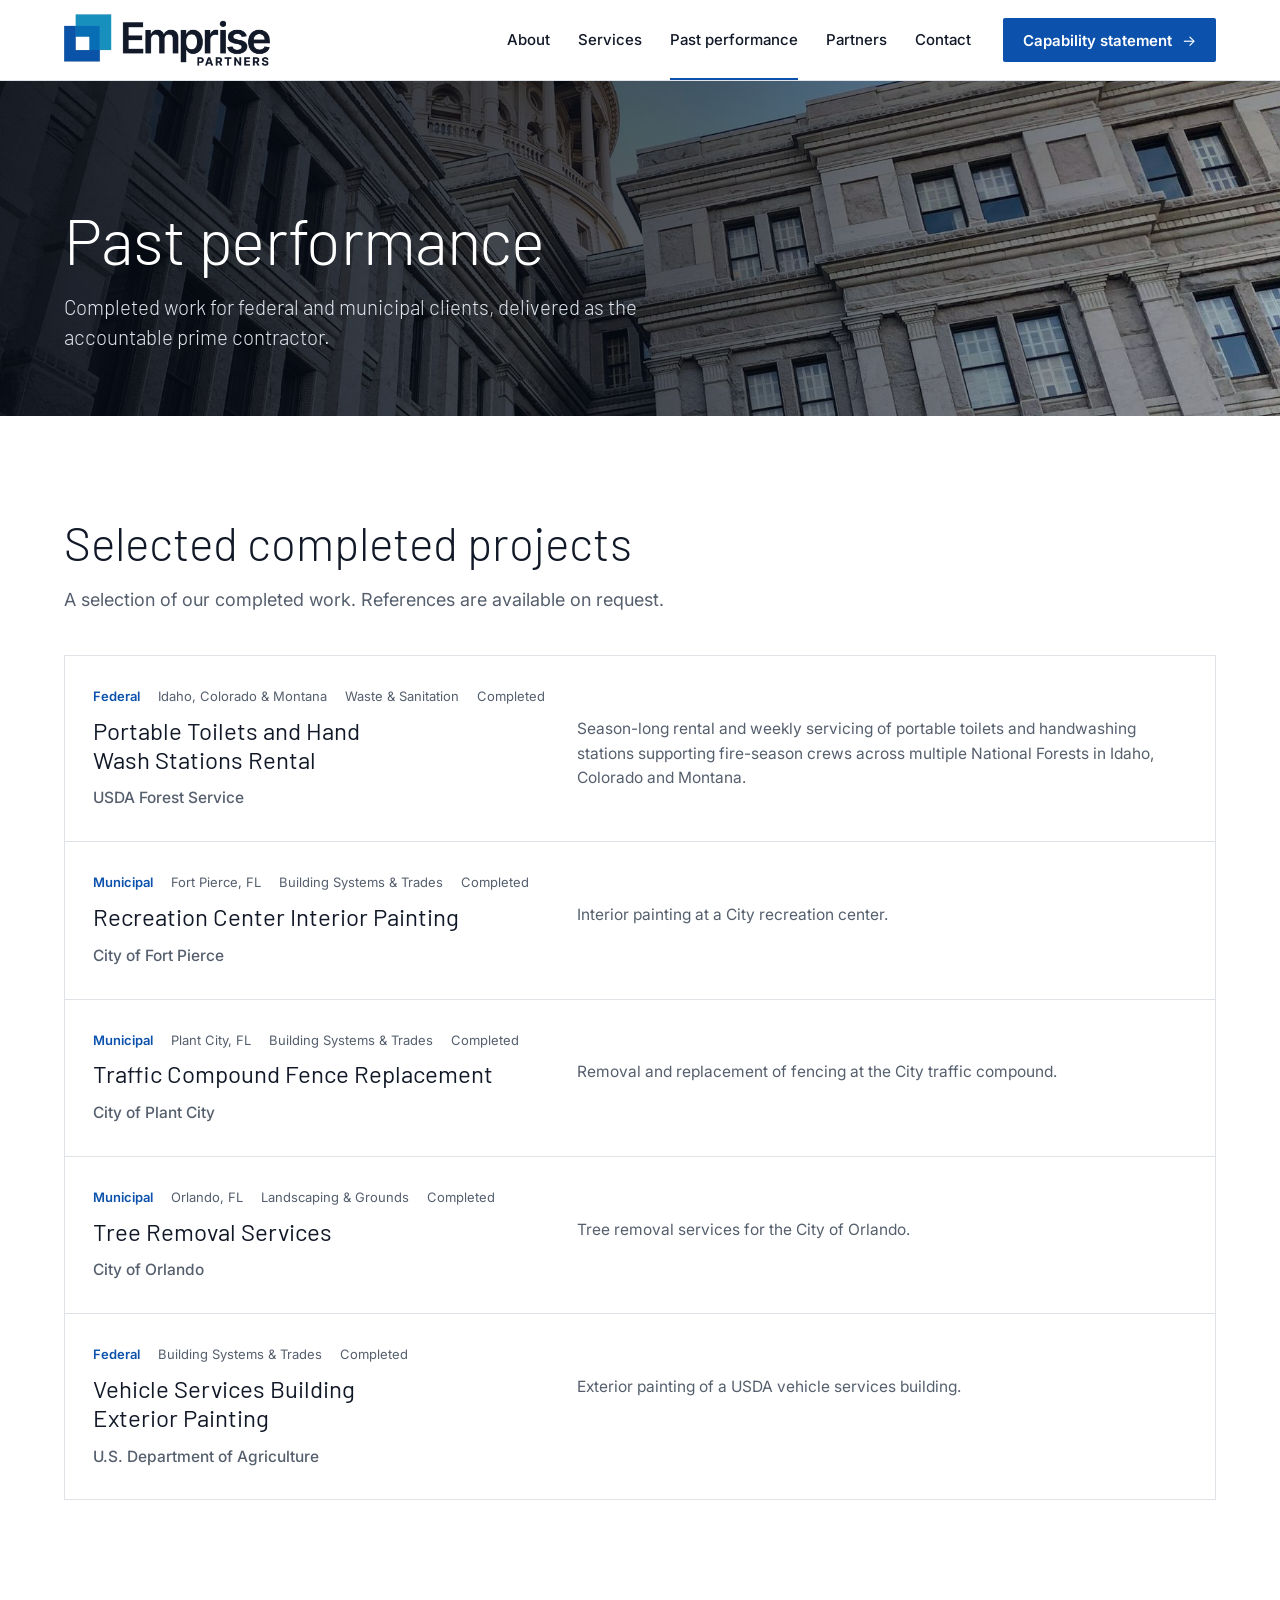
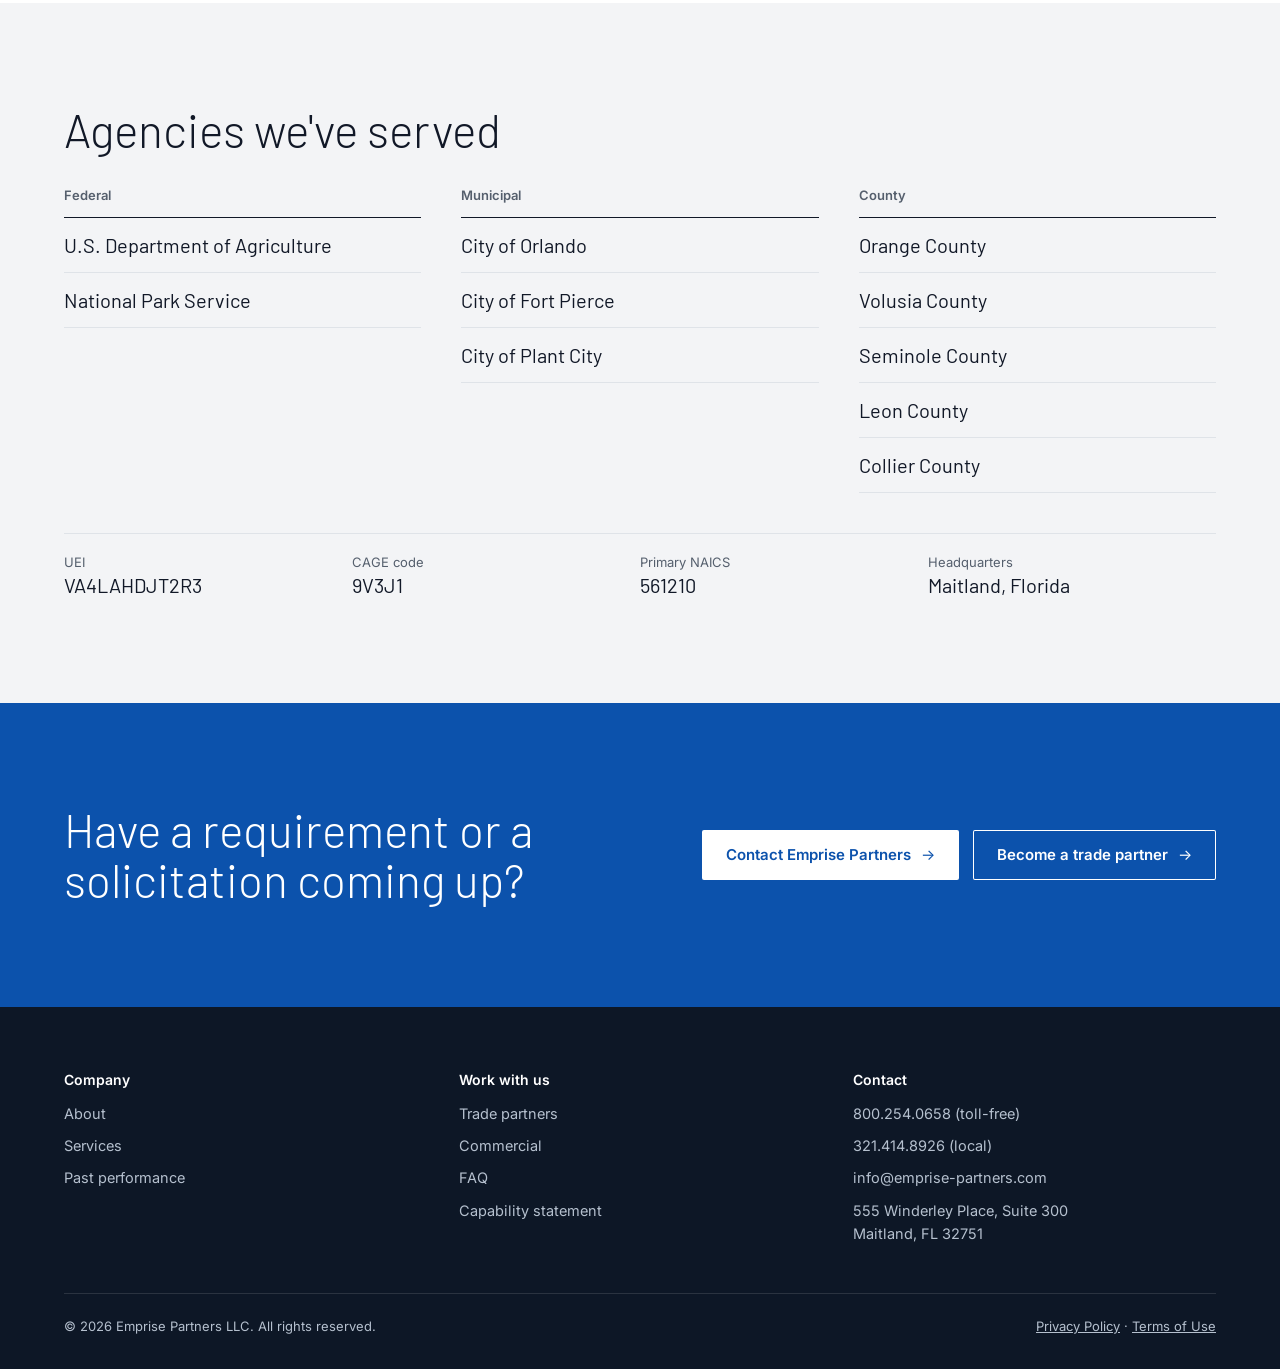
<file: past-performance.html>
<!DOCTYPE html>
<html lang="en">
<head>
<meta charset="utf-8">
<meta name="viewport" content="width=device-width, initial-scale=1">
<title>Past Performance | Emprise Partners</title>
<meta name="description" content="Completed projects and agencies served by Emprise Partners.">
<link rel="preconnect" href="https://fonts.googleapis.com">
<link href="https://fonts.googleapis.com/css2?family=Barlow:wght@300;400;500;600&family=Inter:wght@400;500;600&display=swap" rel="stylesheet">
<link rel="stylesheet" href="site.css">
</head>
<body>
<a class="skip" href="#main">Skip to main content</a>
<header>
 <nav class="nav" aria-label="Main">
  <a class="logo" href="index.html" aria-label="Emprise Partners home"><picture><source srcset="logo-light.png" media="(prefers-color-scheme: dark)"><img src="logo-dark.png" alt="Emprise Partners" width="175" height="44"></picture></a>
  <div class="links" id="links">
   <a href="about.html">About</a>
   <a href="services.html">Services</a>
   <a href="past-performance.html" aria-current="page">Past performance</a>
   <a href="partners.html">Partners</a>
   <a href="contact.html">Contact</a>
  </div>
  <a class="btn pri" href="Emprise_Partners_Capability_Statement.pdf" target="_blank" rel="noopener">Capability statement</a>
  <button class="menu" id="menu" aria-label="Open menu" aria-expanded="false" aria-controls="links">
   <svg width="26" height="26" viewBox="0 0 26 26" aria-hidden="true"><path d="M3 7h20M3 13h20M3 19h20" stroke="currentColor" stroke-width="2" stroke-linecap="round"/></svg>
  </button>
 </nav>
</header>
<main id="main">
<section class="phero" style="background-image:url(photo-government.jpg)">
 <div class="wrap"><h1>Past performance</h1><p>Completed work for federal and municipal clients, delivered as the accountable prime contractor.</p></div>
</section>

<section class="band">
 <div class="wrap">
  <h2>Selected completed projects</h2>
  <p class="lede">A selection of our completed work. References are available on request.</p>
  <div class="projects list"><article class="proj"><div class="meta"><b>Federal</b><span>Idaho, Colorado & Montana</span><span>Waste & Sanitation</span><span>Completed</span></div><h3>Portable Toilets and Hand Wash Stations Rental</h3><p class="ag">USDA Forest Service</p><p>Season-long rental and weekly servicing of portable toilets and handwashing stations supporting fire-season crews across multiple National Forests in Idaho, Colorado and Montana.</p></article><article class="proj"><div class="meta"><b>Municipal</b><span>Fort Pierce, FL</span><span>Building Systems & Trades</span><span>Completed</span></div><h3>Recreation Center Interior Painting</h3><p class="ag">City of Fort Pierce</p><p>Interior painting at a City recreation center.</p></article><article class="proj"><div class="meta"><b>Municipal</b><span>Plant City, FL</span><span>Building Systems & Trades</span><span>Completed</span></div><h3>Traffic Compound Fence Replacement</h3><p class="ag">City of Plant City</p><p>Removal and replacement of fencing at the City traffic compound.</p></article><article class="proj"><div class="meta"><b>Municipal</b><span>Orlando, FL</span><span>Landscaping & Grounds</span><span>Completed</span></div><h3>Tree Removal Services</h3><p class="ag">City of Orlando</p><p>Tree removal services for the City of Orlando.</p></article><article class="proj"><div class="meta"><b>Federal</b><span>Building Systems & Trades</span><span>Completed</span></div><h3>Vehicle Services Building Exterior Painting</h3><p class="ag">U.S. Department of Agriculture</p><p>Exterior painting of a USDA vehicle services building.</p></article></div>
 </div>
</section>

<section class="band alt">
 <div class="wrap">
  <h2>Agencies we've served</h2>
  <div class="agency light">
   <div><h3>Federal</h3><ul><li>U.S. Department of Agriculture</li><li>National Park Service</li></ul></div>
   <div><h3>Municipal</h3><ul><li>City of Orlando</li><li>City of Fort Pierce</li><li>City of Plant City</li></ul></div>
   <div><h3>County</h3><ul><li>Orange County</li><li>Volusia County</li><li>Seminole County</li><li>Leon County</li><li>Collier County</li></ul></div>
  </div>
  <div class="codes light" aria-label="Contracting information">
   <div><span>UEI</span><b>VA4LAHDJT2R3</b></div>
   <div><span>CAGE code</span><b>9V3J1</b></div>
   <div><span>Primary NAICS</span><b>561210</b></div>
   <div><span>Headquarters</span><b>Maitland, Florida</b></div>
  </div>
 </div>
</section>
<section class="band ctaband">
 <div class="wrap">
  <h2>Have a requirement or a solicitation coming up?</h2>
  <div class="ctas"><a class="btn pri" href="contact.html">Contact Emprise Partners</a><a class="btn line" href="partners.html">Become a trade partner</a></div>
 </div>
</section>
</main>
<footer>
 <div class="wrap">
  <div class="foot">
   <div><h4>Company</h4><ul><li><a href="about.html">About</a></li><li><a href="services.html">Services</a></li><li><a href="past-performance.html">Past performance</a></li></ul></div>
   <div><h4>Work with us</h4><ul><li><a href="partners.html">Trade partners</a></li><li><a href="services.html#commercial">Commercial</a></li><li><a href="contact.html#faq">FAQ</a></li><li><a href="Emprise_Partners_Capability_Statement.pdf" target="_blank" rel="noopener">Capability statement</a></li></ul></div>
   <div><h4>Contact</h4><ul><li>800.254.0658 (toll-free)</li><li>321.414.8926 (local)</li><li>info@emprise-partners.com</li><li>555 Winderley Place, Suite 300<br>Maitland, FL 32751</li></ul></div>
  </div>
  <div class="legal"><span>© 2026 Emprise Partners LLC. All rights reserved.</span><span><a href="privacy.html">Privacy Policy</a> · <a href="terms.html">Terms of Use</a></span></div>
 </div>
</footer>
<script src="site.js"></script>
</body>
</html>
</file>
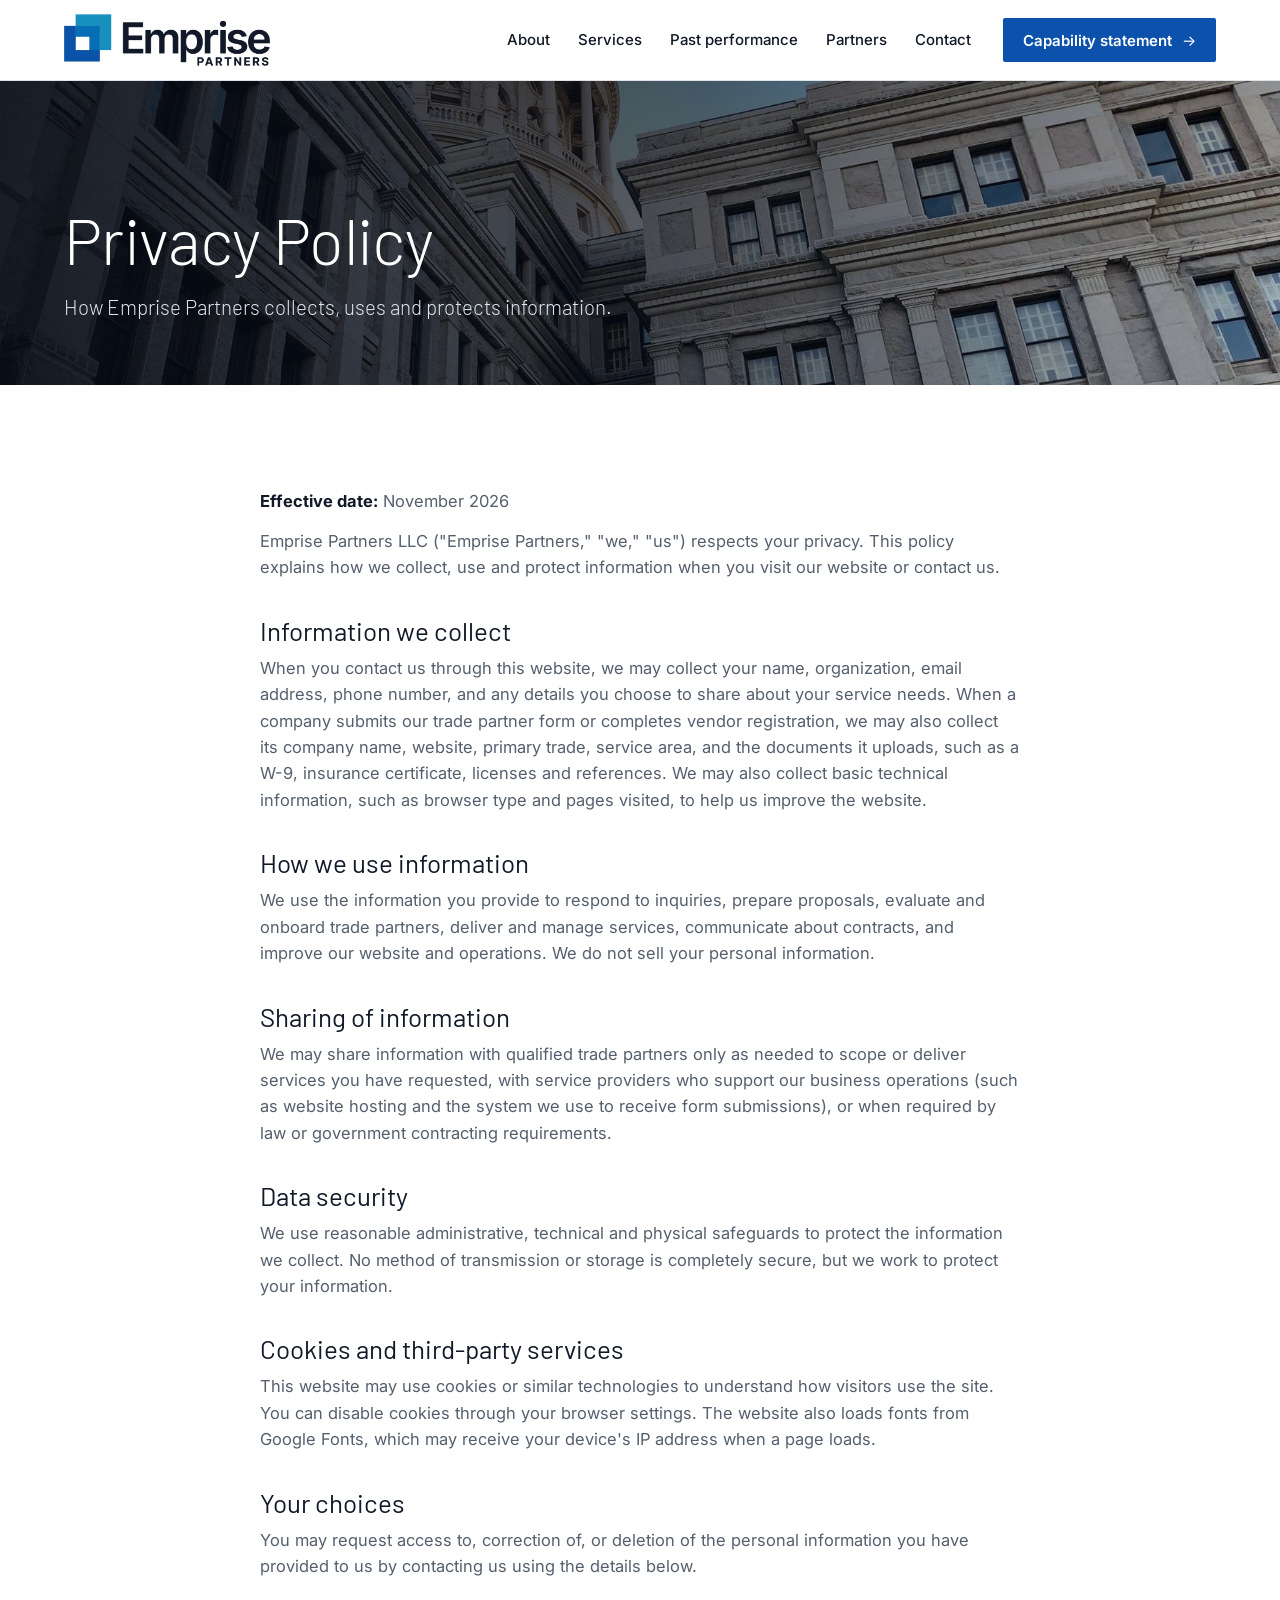
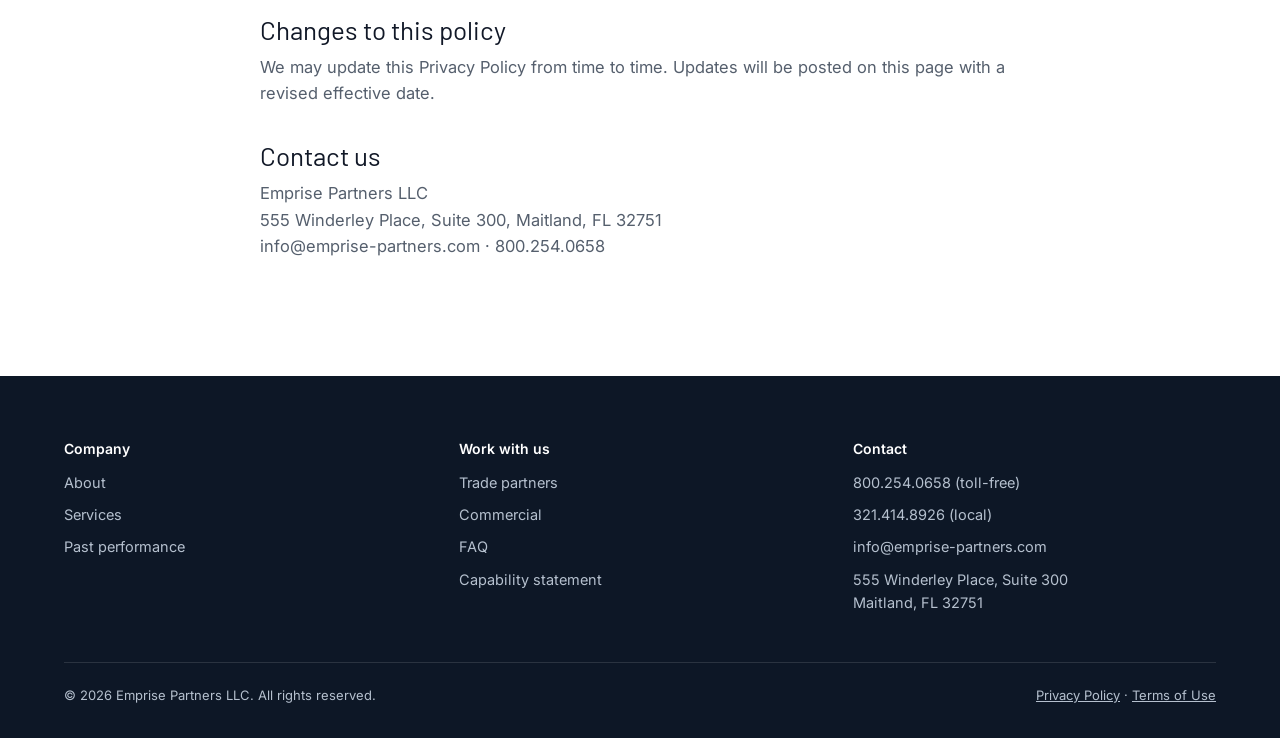
<file: privacy.html>
<!DOCTYPE html>
<html lang="en">
<head>
<meta charset="utf-8">
<meta name="viewport" content="width=device-width, initial-scale=1">
<title>Privacy Policy | Emprise Partners</title>
<meta name="description" content="Emprise Partners privacy policy.">
<link rel="preconnect" href="https://fonts.googleapis.com">
<link href="https://fonts.googleapis.com/css2?family=Barlow:wght@300;400;500;600&family=Inter:wght@400;500;600&display=swap" rel="stylesheet">
<link rel="stylesheet" href="site.css">
</head>
<body>
<a class="skip" href="#main">Skip to main content</a>
<header>
 <nav class="nav" aria-label="Main">
  <a class="logo" href="index.html" aria-label="Emprise Partners home"><picture><source srcset="logo-light.png" media="(prefers-color-scheme: dark)"><img src="logo-dark.png" alt="Emprise Partners" width="175" height="44"></picture></a>
  <div class="links" id="links">
   <a href="about.html">About</a>
   <a href="services.html">Services</a>
   <a href="past-performance.html">Past performance</a>
   <a href="partners.html">Partners</a>
   <a href="contact.html">Contact</a>
  </div>
  <a class="btn pri" href="Emprise_Partners_Capability_Statement.pdf" target="_blank" rel="noopener">Capability statement</a>
  <button class="menu" id="menu" aria-label="Open menu" aria-expanded="false" aria-controls="links">
   <svg width="26" height="26" viewBox="0 0 26 26" aria-hidden="true"><path d="M3 7h20M3 13h20M3 19h20" stroke="currentColor" stroke-width="2" stroke-linecap="round"/></svg>
  </button>
 </nav>
</header>
<main id="main">
<section class="phero" style="background-image:url(photo-government.jpg)">
 <div class="wrap"><h1>Privacy Policy</h1><p>How Emprise Partners collects, uses and protects information.</p></div>
</section>

<section class="band"><div class="wrap prose">
<p><b>Effective date:</b> November 2026</p>
<p>Emprise Partners LLC ("Emprise Partners," "we," "us") respects your privacy. This policy explains how we collect, use and protect information when you visit our website or contact us.</p>
<h2>Information we collect</h2>
<p>When you contact us through this website, we may collect your name, organization, email address, phone number, and any details you choose to share about your service needs. When a company submits our trade partner form or completes vendor registration, we may also collect its company name, website, primary trade, service area, and the documents it uploads, such as a W-9, insurance certificate, licenses and references. We may also collect basic technical information, such as browser type and pages visited, to help us improve the website.</p>
<h2>How we use information</h2>
<p>We use the information you provide to respond to inquiries, prepare proposals, evaluate and onboard trade partners, deliver and manage services, communicate about contracts, and improve our website and operations. We do not sell your personal information.</p>
<h2>Sharing of information</h2>
<p>We may share information with qualified trade partners only as needed to scope or deliver services you have requested, with service providers who support our business operations (such as website hosting and the system we use to receive form submissions), or when required by law or government contracting requirements.</p>
<h2>Data security</h2>
<p>We use reasonable administrative, technical and physical safeguards to protect the information we collect. No method of transmission or storage is completely secure, but we work to protect your information.</p>
<h2>Cookies and third-party services</h2>
<p>This website may use cookies or similar technologies to understand how visitors use the site. You can disable cookies through your browser settings. The website also loads fonts from Google Fonts, which may receive your device's IP address when a page loads.</p>
<h2>Your choices</h2>
<p>You may request access to, correction of, or deletion of the personal information you have provided to us by contacting us using the details below.</p>
<h2>Changes to this policy</h2>
<p>We may update this Privacy Policy from time to time. Updates will be posted on this page with a revised effective date.</p>
<h2>Contact us</h2>
<p>Emprise Partners LLC<br>555 Winderley Place, Suite 300, Maitland, FL 32751<br>info@emprise-partners.com · 800.254.0658</p>
</div></section>
</main>
<footer>
 <div class="wrap">
  <div class="foot">
   <div><h4>Company</h4><ul><li><a href="about.html">About</a></li><li><a href="services.html">Services</a></li><li><a href="past-performance.html">Past performance</a></li></ul></div>
   <div><h4>Work with us</h4><ul><li><a href="partners.html">Trade partners</a></li><li><a href="services.html#commercial">Commercial</a></li><li><a href="contact.html#faq">FAQ</a></li><li><a href="Emprise_Partners_Capability_Statement.pdf" target="_blank" rel="noopener">Capability statement</a></li></ul></div>
   <div><h4>Contact</h4><ul><li>800.254.0658 (toll-free)</li><li>321.414.8926 (local)</li><li>info@emprise-partners.com</li><li>555 Winderley Place, Suite 300<br>Maitland, FL 32751</li></ul></div>
  </div>
  <div class="legal"><span>© 2026 Emprise Partners LLC. All rights reserved.</span><span><a href="privacy.html">Privacy Policy</a> · <a href="terms.html">Terms of Use</a></span></div>
 </div>
</footer>
<script src="site.js"></script>
</body>
</html>
</file>
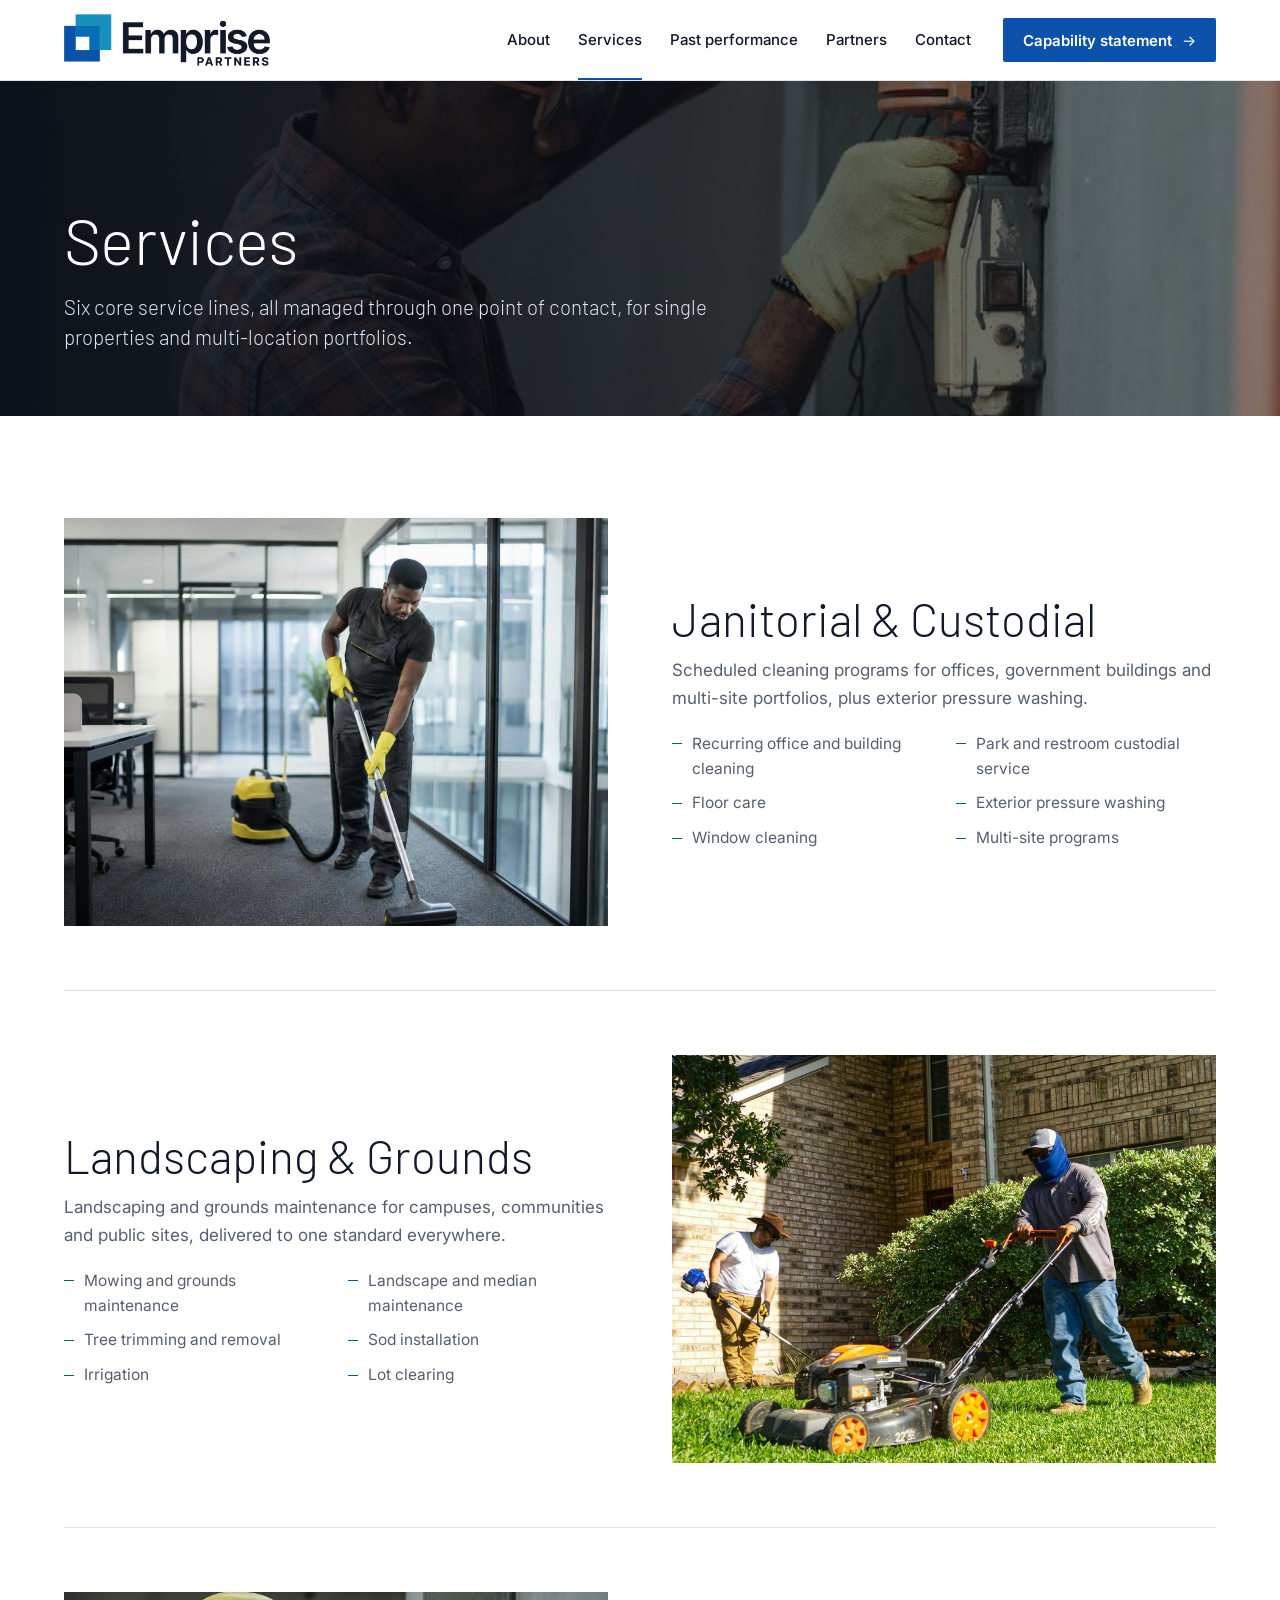
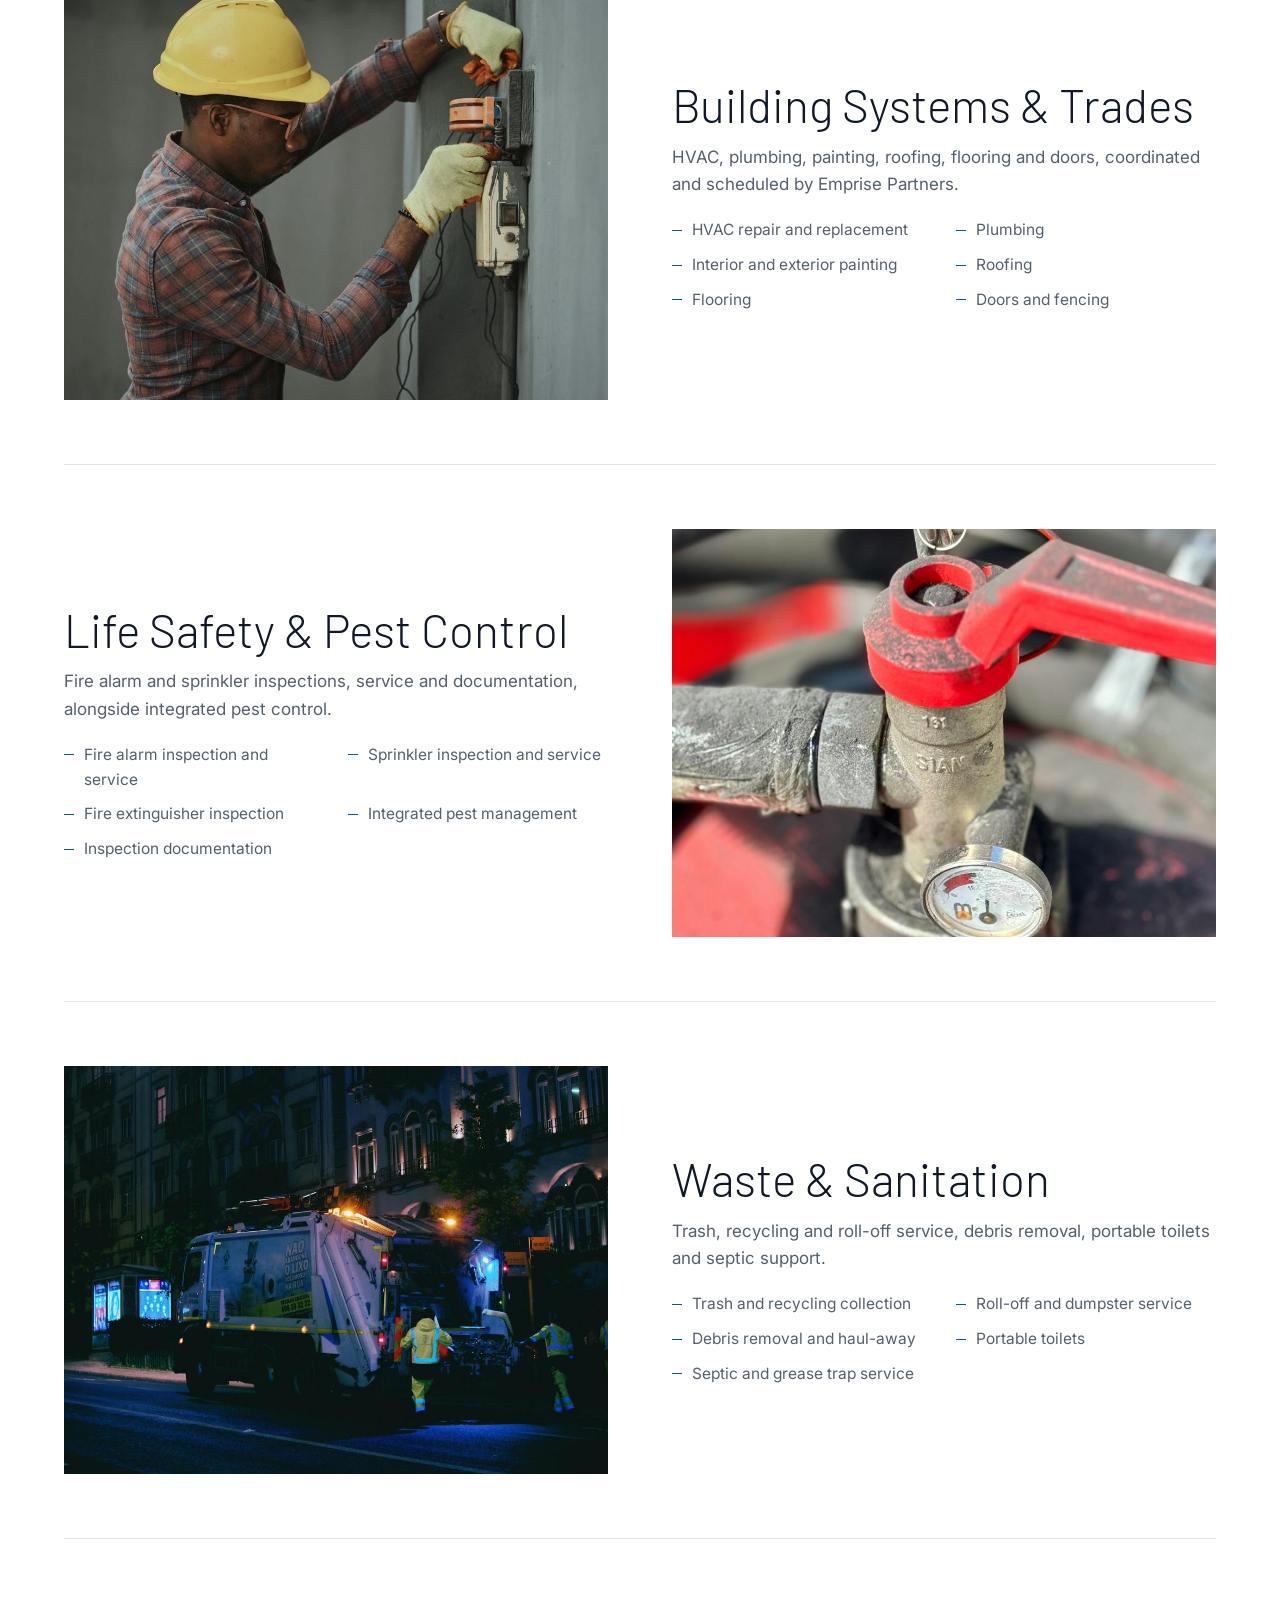
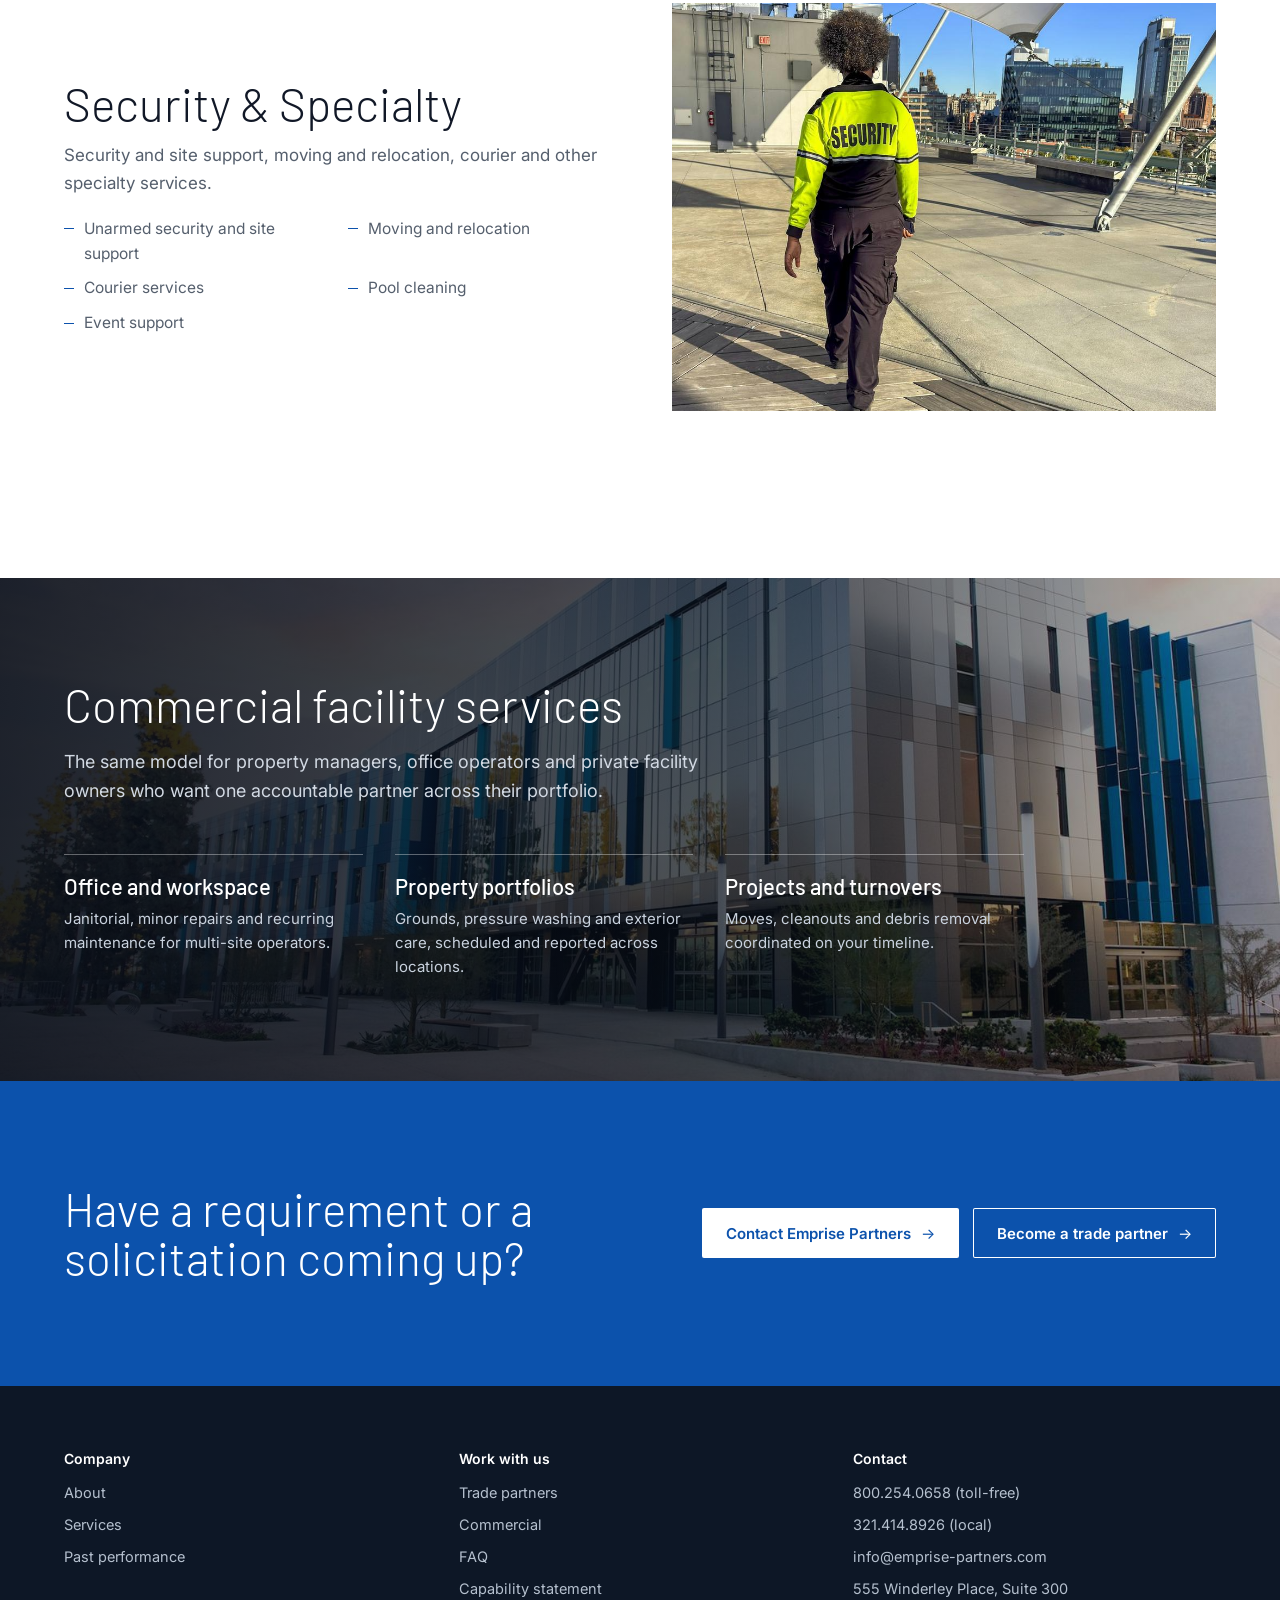
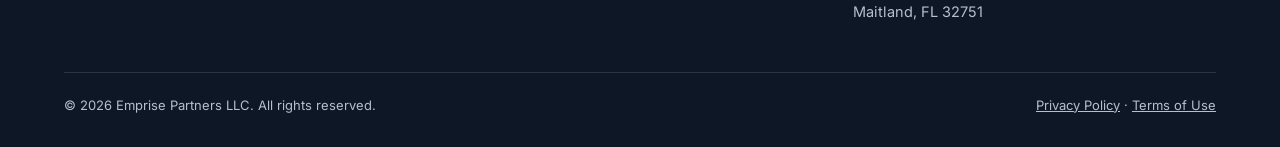
<file: services.html>
<!DOCTYPE html>
<html lang="en">
<head>
<meta charset="utf-8">
<meta name="viewport" content="width=device-width, initial-scale=1">
<title>Services | Emprise Partners</title>
<meta name="description" content="Janitorial, grounds, building trades, life safety, waste and specialty services from Emprise Partners.">
<link rel="preconnect" href="https://fonts.googleapis.com">
<link href="https://fonts.googleapis.com/css2?family=Barlow:wght@300;400;500;600&family=Inter:wght@400;500;600&display=swap" rel="stylesheet">
<link rel="stylesheet" href="site.css">
</head>
<body>
<a class="skip" href="#main">Skip to main content</a>
<header>
 <nav class="nav" aria-label="Main">
  <a class="logo" href="index.html" aria-label="Emprise Partners home"><picture><source srcset="logo-light.png" media="(prefers-color-scheme: dark)"><img src="logo-dark.png" alt="Emprise Partners" width="175" height="44"></picture></a>
  <div class="links" id="links">
   <a href="about.html">About</a>
   <a href="services.html" aria-current="page">Services</a>
   <a href="past-performance.html">Past performance</a>
   <a href="partners.html">Partners</a>
   <a href="contact.html">Contact</a>
  </div>
  <a class="btn pri" href="Emprise_Partners_Capability_Statement.pdf" target="_blank" rel="noopener">Capability statement</a>
  <button class="menu" id="menu" aria-label="Open menu" aria-expanded="false" aria-controls="links">
   <svg width="26" height="26" viewBox="0 0 26 26" aria-hidden="true"><path d="M3 7h20M3 13h20M3 19h20" stroke="currentColor" stroke-width="2" stroke-linecap="round"/></svg>
  </button>
 </nav>
</header>
<main id="main">
<section class="phero" style="background-image:url(photo-facility.jpg)">
 <div class="wrap"><h1>Services</h1><p>Six core service lines, all managed through one point of contact, for single properties and multi-location portfolios.</p></div>
</section>

<section class="band">
 <div class="wrap">
  <div class="svc" id="janitorial">
   <div class="svcimg"><img src="photo-janitorial.jpg" alt="" loading="lazy"></div>
   <div><h2>Janitorial & Custodial</h2><p>Scheduled cleaning programs for offices, government buildings and multi-site portfolios, plus exterior pressure washing.</p><ul><li>Recurring office and building cleaning</li><li>Park and restroom custodial service</li><li>Floor care</li><li>Exterior pressure washing</li><li>Window cleaning</li><li>Multi-site programs</li></ul></div>
  </div>
  <div class="svc" id="grounds">
   <div class="svcimg"><img src="photo-grounds.jpg" alt="" loading="lazy"></div>
   <div><h2>Landscaping & Grounds</h2><p>Landscaping and grounds maintenance for campuses, communities and public sites, delivered to one standard everywhere.</p><ul><li>Mowing and grounds maintenance</li><li>Landscape and median maintenance</li><li>Tree trimming and removal</li><li>Sod installation</li><li>Irrigation</li><li>Lot clearing</li></ul></div>
  </div>
  <div class="svc" id="building">
   <div class="svcimg"><img src="photo-facility.jpg" alt="" loading="lazy"></div>
   <div><h2>Building Systems & Trades</h2><p>HVAC, plumbing, painting, roofing, flooring and doors, coordinated and scheduled by Emprise Partners.</p><ul><li>HVAC repair and replacement</li><li>Plumbing</li><li>Interior and exterior painting</li><li>Roofing</li><li>Flooring</li><li>Doors and fencing</li></ul></div>
  </div>
  <div class="svc" id="lifesafety">
   <div class="svcimg"><img src="photo-lifesafety.jpg" alt="" loading="lazy"></div>
   <div><h2>Life Safety & Pest Control</h2><p>Fire alarm and sprinkler inspections, service and documentation, alongside integrated pest control.</p><ul><li>Fire alarm inspection and service</li><li>Sprinkler inspection and service</li><li>Fire extinguisher inspection</li><li>Integrated pest management</li><li>Inspection documentation</li></ul></div>
  </div>
  <div class="svc" id="waste">
   <div class="svcimg"><img src="photo-waste.jpg" alt="" loading="lazy"></div>
   <div><h2>Waste & Sanitation</h2><p>Trash, recycling and roll-off service, debris removal, portable toilets and septic support.</p><ul><li>Trash and recycling collection</li><li>Roll-off and dumpster service</li><li>Debris removal and haul-away</li><li>Portable toilets</li><li>Septic and grease trap service</li></ul></div>
  </div>
  <div class="svc" id="specialty">
   <div class="svcimg"><img src="photo-security.jpg" alt="" loading="lazy"></div>
   <div><h2>Security & Specialty</h2><p>Security and site support, moving and relocation, courier and other specialty services.</p><ul><li>Unarmed security and site support</li><li>Moving and relocation</li><li>Courier services</li><li>Pool cleaning</li><li>Event support</li></ul></div>
  </div>
  
 </div>
</section>

<section class="band comm" id="commercial">
 <div class="wrap">
  <h2>Commercial facility services</h2>
  <p class="lede">The same model for property managers, office operators and private facility owners who want one accountable partner across their portfolio.</p>
  <div class="cols">
   <div><h3>Office and workspace</h3><p>Janitorial, minor repairs and recurring maintenance for multi-site operators.</p></div>
   <div><h3>Property portfolios</h3><p>Grounds, pressure washing and exterior care, scheduled and reported across locations.</p></div>
   <div><h3>Projects and turnovers</h3><p>Moves, cleanouts and debris removal coordinated on your timeline.</p></div>
  </div>
 </div>
</section>
<section class="band ctaband">
 <div class="wrap">
  <h2>Have a requirement or a solicitation coming up?</h2>
  <div class="ctas"><a class="btn pri" href="contact.html">Contact Emprise Partners</a><a class="btn line" href="partners.html">Become a trade partner</a></div>
 </div>
</section>
</main>
<footer>
 <div class="wrap">
  <div class="foot">
   <div><h4>Company</h4><ul><li><a href="about.html">About</a></li><li><a href="services.html">Services</a></li><li><a href="past-performance.html">Past performance</a></li></ul></div>
   <div><h4>Work with us</h4><ul><li><a href="partners.html">Trade partners</a></li><li><a href="services.html#commercial">Commercial</a></li><li><a href="contact.html#faq">FAQ</a></li><li><a href="Emprise_Partners_Capability_Statement.pdf" target="_blank" rel="noopener">Capability statement</a></li></ul></div>
   <div><h4>Contact</h4><ul><li>800.254.0658 (toll-free)</li><li>321.414.8926 (local)</li><li>info@emprise-partners.com</li><li>555 Winderley Place, Suite 300<br>Maitland, FL 32751</li></ul></div>
  </div>
  <div class="legal"><span>© 2026 Emprise Partners LLC. All rights reserved.</span><span><a href="privacy.html">Privacy Policy</a> · <a href="terms.html">Terms of Use</a></span></div>
 </div>
</footer>
<script src="site.js"></script>
</body>
</html>
</file>
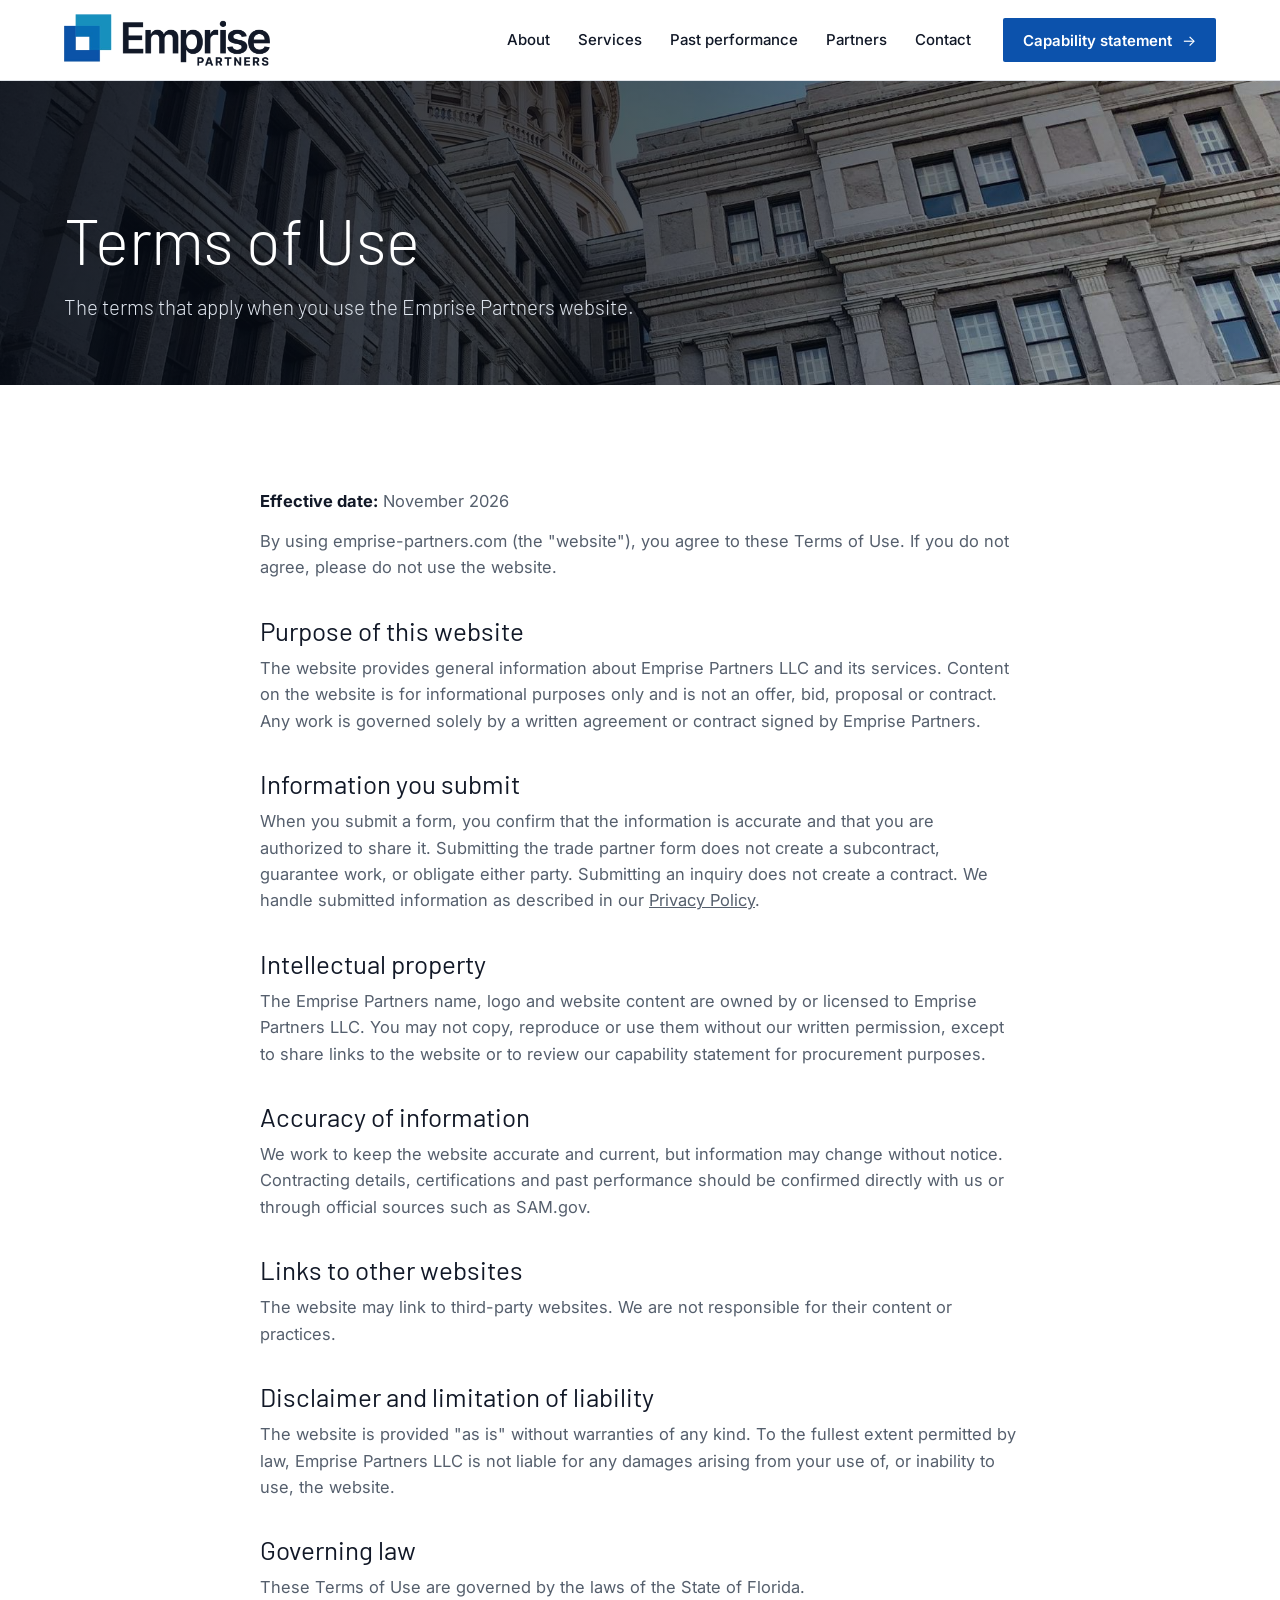
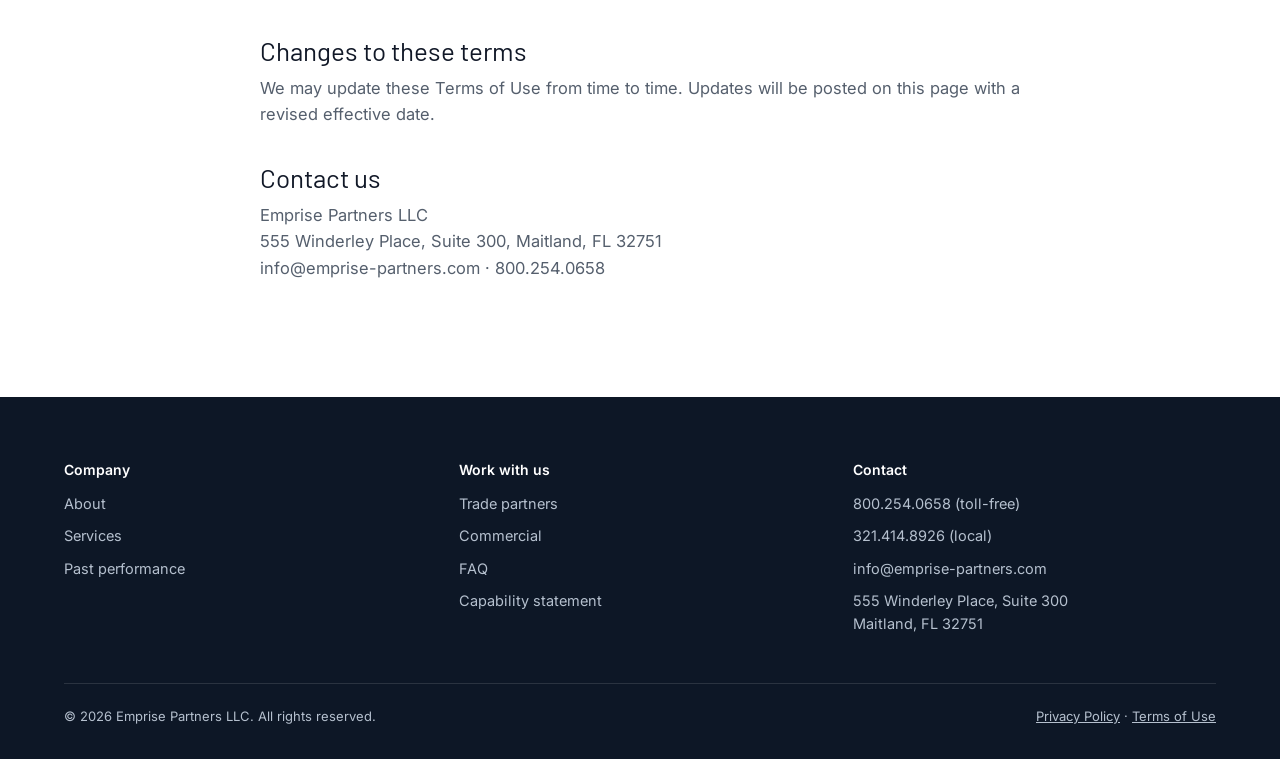
<file: terms.html>
<!DOCTYPE html>
<html lang="en">
<head>
<meta charset="utf-8">
<meta name="viewport" content="width=device-width, initial-scale=1">
<title>Terms of Use | Emprise Partners</title>
<meta name="description" content="Emprise Partners website terms of use.">
<link rel="preconnect" href="https://fonts.googleapis.com">
<link href="https://fonts.googleapis.com/css2?family=Barlow:wght@300;400;500;600&family=Inter:wght@400;500;600&display=swap" rel="stylesheet">
<link rel="stylesheet" href="site.css">
</head>
<body>
<a class="skip" href="#main">Skip to main content</a>
<header>
 <nav class="nav" aria-label="Main">
  <a class="logo" href="index.html" aria-label="Emprise Partners home"><picture><source srcset="logo-light.png" media="(prefers-color-scheme: dark)"><img src="logo-dark.png" alt="Emprise Partners" width="175" height="44"></picture></a>
  <div class="links" id="links">
   <a href="about.html">About</a>
   <a href="services.html">Services</a>
   <a href="past-performance.html">Past performance</a>
   <a href="partners.html">Partners</a>
   <a href="contact.html">Contact</a>
  </div>
  <a class="btn pri" href="Emprise_Partners_Capability_Statement.pdf" target="_blank" rel="noopener">Capability statement</a>
  <button class="menu" id="menu" aria-label="Open menu" aria-expanded="false" aria-controls="links">
   <svg width="26" height="26" viewBox="0 0 26 26" aria-hidden="true"><path d="M3 7h20M3 13h20M3 19h20" stroke="currentColor" stroke-width="2" stroke-linecap="round"/></svg>
  </button>
 </nav>
</header>
<main id="main">
<section class="phero" style="background-image:url(photo-government.jpg)">
 <div class="wrap"><h1>Terms of Use</h1><p>The terms that apply when you use the Emprise Partners website.</p></div>
</section>

<section class="band"><div class="wrap prose">
<p><b>Effective date:</b> November 2026</p>
<p>By using emprise-partners.com (the "website"), you agree to these Terms of Use. If you do not agree, please do not use the website.</p>
<h2>Purpose of this website</h2>
<p>The website provides general information about Emprise Partners LLC and its services. Content on the website is for informational purposes only and is not an offer, bid, proposal or contract. Any work is governed solely by a written agreement or contract signed by Emprise Partners.</p>
<h2>Information you submit</h2>
<p>When you submit a form, you confirm that the information is accurate and that you are authorized to share it. Submitting the trade partner form does not create a subcontract, guarantee work, or obligate either party. Submitting an inquiry does not create a contract. We handle submitted information as described in our <a href="privacy.html">Privacy Policy</a>.</p>
<h2>Intellectual property</h2>
<p>The Emprise Partners name, logo and website content are owned by or licensed to Emprise Partners LLC. You may not copy, reproduce or use them without our written permission, except to share links to the website or to review our capability statement for procurement purposes.</p>
<h2>Accuracy of information</h2>
<p>We work to keep the website accurate and current, but information may change without notice. Contracting details, certifications and past performance should be confirmed directly with us or through official sources such as SAM.gov.</p>
<h2>Links to other websites</h2>
<p>The website may link to third-party websites. We are not responsible for their content or practices.</p>
<h2>Disclaimer and limitation of liability</h2>
<p>The website is provided "as is" without warranties of any kind. To the fullest extent permitted by law, Emprise Partners LLC is not liable for any damages arising from your use of, or inability to use, the website.</p>
<h2>Governing law</h2>
<p>These Terms of Use are governed by the laws of the State of Florida.</p>
<h2>Changes to these terms</h2>
<p>We may update these Terms of Use from time to time. Updates will be posted on this page with a revised effective date.</p>
<h2>Contact us</h2>
<p>Emprise Partners LLC<br>555 Winderley Place, Suite 300, Maitland, FL 32751<br>info@emprise-partners.com · 800.254.0658</p>
</div></section>
</main>
<footer>
 <div class="wrap">
  <div class="foot">
   <div><h4>Company</h4><ul><li><a href="about.html">About</a></li><li><a href="services.html">Services</a></li><li><a href="past-performance.html">Past performance</a></li></ul></div>
   <div><h4>Work with us</h4><ul><li><a href="partners.html">Trade partners</a></li><li><a href="services.html#commercial">Commercial</a></li><li><a href="contact.html#faq">FAQ</a></li><li><a href="Emprise_Partners_Capability_Statement.pdf" target="_blank" rel="noopener">Capability statement</a></li></ul></div>
   <div><h4>Contact</h4><ul><li>800.254.0658 (toll-free)</li><li>321.414.8926 (local)</li><li>info@emprise-partners.com</li><li>555 Winderley Place, Suite 300<br>Maitland, FL 32751</li></ul></div>
  </div>
  <div class="legal"><span>© 2026 Emprise Partners LLC. All rights reserved.</span><span><a href="privacy.html">Privacy Policy</a> · <a href="terms.html">Terms of Use</a></span></div>
 </div>
</footer>
<script src="site.js"></script>
</body>
</html>
</file>
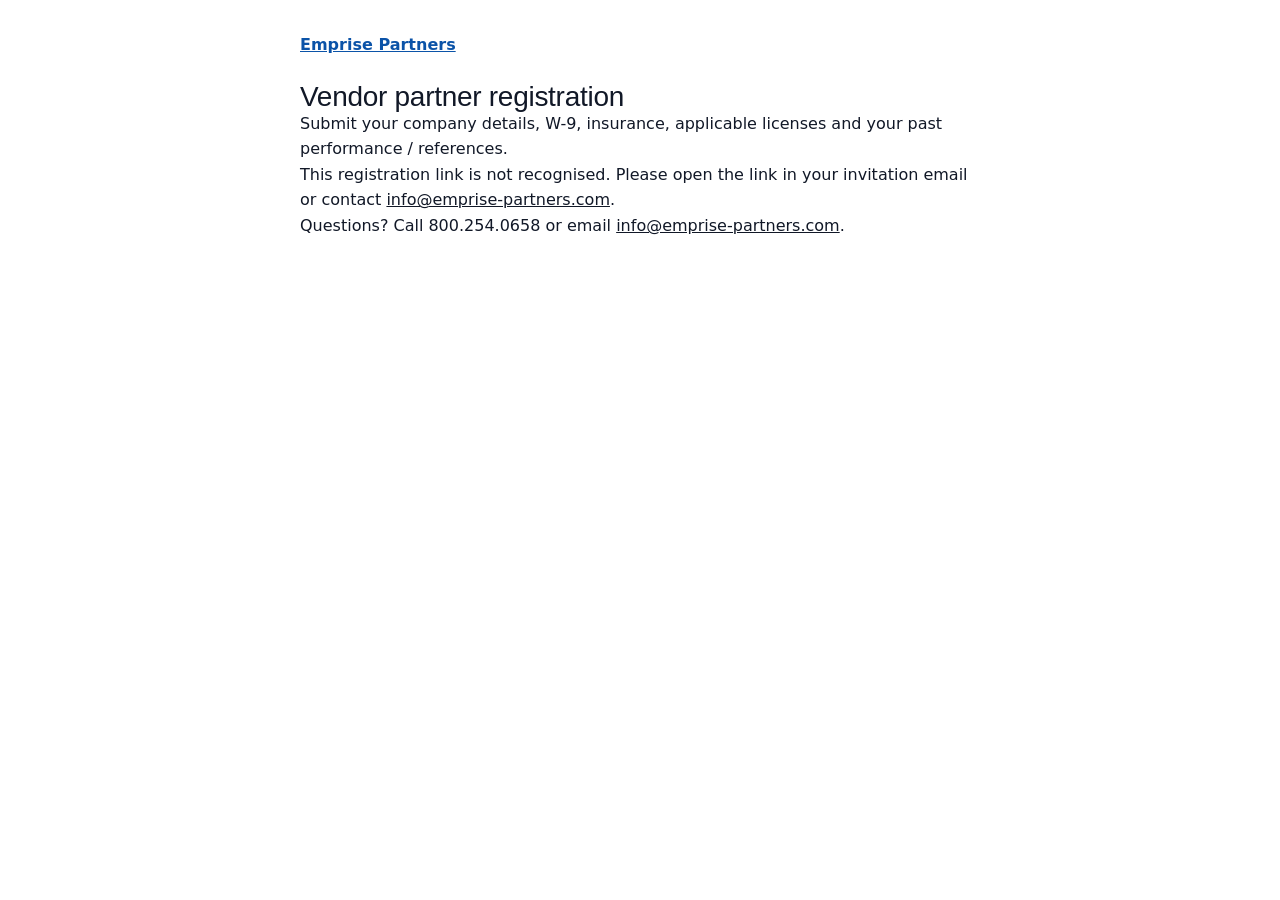
<file: vendor-register.html>
<!DOCTYPE html>
<html lang="en">
<head>
  <meta charset="utf-8">
  <meta name="viewport" content="width=device-width, initial-scale=1">
  <meta name="robots" content="noindex, nofollow">
  <meta name="referrer" content="no-referrer">
  <title>Vendor registration | Emprise Partners</title>
  <meta name="description" content="Submit company details and private registration documents to Emprise Partners.">
  <meta property="og:title" content="Vendor registration | Emprise Partners">
  <meta property="og:description" content="Complete your Emprise Partners vendor registration.">
  <meta property="og:type" content="website">
  <meta name="twitter:card" content="summary">
  <link rel="stylesheet" href="/site.css">
  <link rel="stylesheet" href="/vendor-registration.css">
  <script src="/vendor-registration.js" defer></script>
</head>
<body>
  <main class="registration-wrap">
    <a href="/" class="registration-brand">Emprise Partners</a>
    <h1>Vendor partner registration</h1>
    <p>Submit your company details, W-9, insurance, applicable licenses and your past performance / references.</p>
    <div id="registration-unavailable" hidden>This registration link is not recognised. Please open the link in your invitation email or contact <a href="mailto:info@emprise-partners.com">info@emprise-partners.com</a>.</div>
    <form id="vendor-registration" hidden>
      <div class="row">
        <label>Company name<input name="company" required maxlength="300" autocomplete="organization"></label>
        <label>Your name<input name="contact_name" required maxlength="300" autocomplete="name"></label>
      </div>
      <div class="row">
        <label>Email<input name="email" type="email" required maxlength="300" autocomplete="email"></label>
        <label>Phone<input name="phone" type="tel" maxlength="100" autocomplete="tel"></label>
      </div>
      <div class="row">
        <label>Main trade<select name="trade" required><option value="">Choose your trade</option><option>Janitorial &amp; Custodial</option><option>Landscaping &amp; Grounds</option><option>Building Systems &amp; Trades</option><option>Life Safety &amp; Pest Control</option><option>Waste &amp; Sanitation</option><option>Security &amp; Specialty</option><option>Other</option></select></label>
        <label>Service area<input name="service_area" required maxlength="2000" placeholder="Counties or states"></label>
      </div>
      <label>Company website (optional)<input name="company_website" inputmode="url" autocomplete="url" maxlength="300" placeholder="yourcompany.com"></label>
      <div id="registration-other" hidden><label>Service you provide<input name="other_trade" maxlength="200" disabled></label></div>
      <label>Anything we should know?<textarea name="notes" maxlength="8000" rows="3"></textarea></label>
      <h2>Your documents</h2>
      <p>PDF, JPG or PNG. Up to 10 MB per file, twelve files in total.</p>
      <div class="registration-upload"><label>W-9<input name="files_w9" type="file" accept="application/pdf,image/jpeg,image/png" multiple required></label></div>
      <div class="registration-upload"><label>Current insurance certificate<input name="files_insurance" type="file" accept="application/pdf,image/jpeg,image/png" multiple required></label><label>Insurance expiration date (MM.DD.YYYY)<input name="insurance_expires_on" required placeholder="04.30.2027" inputmode="numeric" pattern="\d{2}\.\d{2}\.\d{4}" maxlength="10"></label></div>
      <div class="registration-upload"><label>Applicable licenses<input name="files_license" type="file" accept="application/pdf,image/jpeg,image/png" multiple></label><label>License expiration date (MM.DD.YYYY)<input name="license_expires_on" placeholder="04.30.2027" inputmode="numeric" pattern="\d{2}\.\d{2}\.\d{4}" maxlength="10"></label></div>
      <div class="registration-upload"><label>Past performance / references<input name="files_reference" type="file" accept="application/pdf,image/jpeg,image/png" multiple required></label><p class="registration-hint">One document listing your past projects and references is fine. Up to 3 files.</p></div>
      <p id="registration-error" role="alert" hidden></p>
      <button class="btn pri" type="submit">Submit registration</button>
    </form>
    <section id="registration-complete" hidden role="status"><h2>Thank you — your registration is in</h2><p>We received your details and documents. Your company is now in our vendor network, and a confirmation is on its way to your inbox.</p></section>
    <p>Questions? Call 800.254.0658 or email <a href="mailto:info@emprise-partners.com">info@emprise-partners.com</a>.</p>
  </main>
</body>
</html>
</file>
<file: site.css>
/* VOICE: institutional, restrained, serious — a prime contractor, in the manner of a defense prime's site.
   IDEA: field photography carries the page; type stays light and large; nothing drawn or decorative.
   PICTURE: full-bleed photo hero of crews on site at dusk; tall photo tiles for each service line.
   COLOUR and TYPE: white and cool grey grounds, brand blue #0c52ac for actions, deep slate footer; Barlow light headlines + Inter body.
   LAYOUT: white header, cinematic hero, statement band, photo tiles, photo bands with overlays, plain tables and forms. */
:root{color-scheme:light dark;
 --bg:light-dark(#ffffff,#0b0f16);--ink:light-dark(#111827,#e8ecf2);--mute:light-dark(#555f6d,#9aa4b2);
 --line:light-dark(#dfe3e8,#232b37);--soft:light-dark(#f3f4f6,#121821);
 --blue:#0c52ac;--blueh:#0a438d;--teal:#1a92c1;--slate:#0d1726}
:root[data-theme=light]{color-scheme:light}:root[data-theme=dark]{color-scheme:dark}
*{box-sizing:border-box;min-width:0}
html{scroll-padding-top:84px;scroll-behavior:smooth}
@media(prefers-reduced-motion:reduce){html{scroll-behavior:auto}*{transition:none!important}}
body{margin:0;background:var(--bg);color:var(--ink);font:16px/1.6 Inter,system-ui,sans-serif;overflow-x:clip}
a{color:inherit}
h1,h2,h3{font-family:Barlow,Inter,sans-serif;margin:0;text-wrap:balance}
h1{font-size:clamp(40px,5.6vw,72px);font-weight:300;line-height:1.04;letter-spacing:-.01em}
h2{font-size:clamp(32px,3.6vw,48px);font-weight:300;line-height:1.08}
h3{font-size:22px;font-weight:500;line-height:1.2}
p{margin:0}
.wrap{max-width:1240px;margin:0 auto}
.band{padding:clamp(64px,8vw,120px) max(5vw,16px)}
.lede{font-size:18px;color:var(--mute);max-width:60ch;margin-top:18px}
.skip{position:absolute;left:-999px}.skip:focus{left:16px;top:16px;z-index:99;background:#fff;color:#000;padding:8px 12px}
:focus-visible{outline:3px solid var(--teal);outline-offset:3px}
.btn{display:inline-flex;align-items:center;gap:10px;min-height:50px;padding:0 24px;border-radius:2px;font:600 15px Inter,sans-serif;text-decoration:none;border:0;cursor:pointer;white-space:nowrap;transition:background .2s}
.btn::after{content:"→";font-weight:400}
.btn.pri{background:var(--blue);color:#fff}.btn.pri:hover{background:var(--blueh)}
.btn.line{background:transparent;color:inherit;box-shadow:inset 0 0 0 1px currentColor}
.btn.line:hover{background:#ffffff14}
.more{font-weight:600;text-decoration:none;color:light-dark(var(--blue),#8fb9f0);white-space:nowrap}.more::after{content:" →"}

/* header */
header{position:sticky;top:0;z-index:50;background:light-dark(#fff,#0b0f16);border-bottom:1px solid var(--line)}
.nav{display:flex;align-items:center;gap:32px;padding:0 max(5vw,16px,calc((100% - 1240px)/2));height:80px}
.logo{display:flex;align-items:center;gap:11px;text-decoration:none;color:var(--ink)}
.logo .mk{width:38px;height:38px;flex:none}
.word{display:grid;line-height:1}.word b{font:700 25px Inter,sans-serif;letter-spacing:-.04em}.word small{justify-self:end;font:700 8.4px Inter,sans-serif;letter-spacing:.3em;margin:2px -.3em 0 0}
.links{display:flex;align-items:center;gap:28px;margin-left:auto;font-size:15px;font-weight:500;height:100%}
.links a{white-space:nowrap;text-decoration:none;display:flex;align-items:center;height:100%;box-shadow:inset 0 -2px 0 transparent}.links a:hover{box-shadow:inset 0 -2px 0 var(--blue)}
.nav .btn{min-height:44px;padding:0 20px;flex:none}
.menu{display:none;margin-left:auto;background:none;border:0;color:var(--ink);width:46px;height:46px;cursor:pointer}
@media(max-width:1200px){.links{display:none}.nav .btn{display:none}.menu{display:block}
 .links.open{display:flex;flex-direction:column;gap:0;position:absolute;top:80px;left:0;right:0;background:var(--bg);padding:4px max(5vw,16px) 16px;border-bottom:1px solid var(--line)}
 .links.open a{height:auto;padding:14px 0;border-bottom:1px solid var(--line)}}

/* hero */
.hero{position:relative;min-height:min(86vh,820px);display:flex;align-items:flex-end;color:#fff;background:#1a2230 url(photo-hero-day.jpg) center 60%/cover no-repeat}
.hero.night{background-image:url(photo-hero.jpg);background-position:center 55%}
.hero::before{content:"";position:absolute;inset:0;background:linear-gradient(90deg,#060b14e6 0%,#060b14a6 45%,#060b1420 80%),linear-gradient(0deg,#060b14b3 0%,transparent 45%)}
.hero{padding:0 max(5vw,16px) clamp(56px,9vh,110px)}
.hero .wrap{position:relative;width:100%}
.hero h1{max-width:15ch}
.hero p{font-size:clamp(18px,1.6vw,21px);font-weight:300;font-family:Barlow,Inter,sans-serif;color:#e3e8ef;max-width:46ch;margin-top:22px}
.ctas{display:flex;flex-wrap:wrap;gap:14px;margin-top:34px}
.credit{position:absolute;right:16px;bottom:10px;font-size:11px;color:#ffffff80}

/* statement */
.statement{background:var(--soft)}
.statement .wrap{display:grid;grid-template-columns:minmax(0,7fr) minmax(0,5fr);gap:clamp(32px,6vw,96px);align-items:center}
.statement h2{font-size:clamp(34px,4vw,54px);max-width:14ch}
.facts{display:grid;grid-template-columns:repeat(2,minmax(0,1fr));border-top:1px solid var(--line)}
.facts div{padding:22px 0;border-bottom:1px solid var(--line)}
.facts div:nth-child(odd){padding-right:20px}
.facts b{display:block;font:300 44px/1 Barlow,sans-serif;color:light-dark(var(--blue),#8fb9f0)}
.facts span{display:block;font-size:14px;color:var(--mute);margin-top:8px}
@media(max-width:860px){.statement .wrap{grid-template-columns:minmax(0,1fr)}}


/* about */
.about .two{align-items:stretch}
.story p{font-size:18px;color:var(--mute);margin-top:18px;max-width:62ch}
.story p:first-of-type{font:300 clamp(22px,2vw,26px)/1.4 Barlow,sans-serif;color:var(--ink)}
.lead{border-top:1px solid var(--ink)}
.lead h3{font:600 13px Inter,sans-serif;color:var(--mute);padding:14px 0 4px}
.person{padding:20px 0;border-bottom:1px solid var(--line)}
.person b{display:block;font:400 24px/1.2 Barlow,sans-serif}
.person span{display:block;color:var(--mute);font-size:15px;margin-top:4px}
.aboutimg{display:block;width:100%;height:100%;min-height:360px;object-fit:cover}
.values{display:grid;grid-template-columns:repeat(4,minmax(0,1fr));gap:32px;margin-top:clamp(48px,6vw,80px)}
.values div{border-top:2px solid var(--blue);padding-top:18px}
.values p{color:var(--mute);margin-top:8px;font-size:15.5px}
@media(max-width:900px){.values{grid-template-columns:repeat(2,minmax(0,1fr))}}
@media(max-width:520px){.values{grid-template-columns:minmax(0,1fr)}}

/* capability tiles */
.head{display:flex;flex-wrap:wrap;justify-content:space-between;align-items:end;gap:16px}
.tiles{display:grid;grid-template-columns:repeat(3,minmax(0,1fr));gap:4px;margin-top:44px}
.tile{position:relative;aspect-ratio:4/5;overflow:hidden;color:#fff;background:#1a2230}
.tile img{position:absolute;inset:0;width:100%;height:100%;object-fit:cover;transition:transform .6s}
.tile:hover img{transform:scale(1.04)}
.tile::after{content:"";position:absolute;inset:0;background:linear-gradient(0deg,#060b14e0 0%,#060b1466 42%,transparent 70%)}
.tile div{position:absolute;left:0;right:0;bottom:0;z-index:1;padding:28px}
.tile h3{font-size:clamp(22px,2vw,28px);font-weight:400}
.tile p{font-size:14.5px;color:#d7dee8;margin-top:8px;max-width:34ch}
@media(max-width:900px){.tiles{grid-template-columns:repeat(2,minmax(0,1fr))}}
@media(max-width:560px){.tiles{grid-template-columns:minmax(0,1fr)}.tile{aspect-ratio:4/3}}

/* model */
.two{display:grid;grid-template-columns:minmax(0,5fr) minmax(0,7fr);gap:clamp(32px,6vw,96px);align-items:start}
@media(max-width:860px){.two{grid-template-columns:minmax(0,1fr)}}
.steps{list-style:none;margin:0;padding:0;counter-reset:s}
.steps li{display:grid;grid-template-columns:64px minmax(0,1fr);padding:28px 0;border-top:1px solid var(--line);counter-increment:s}
.steps li:last-child{border-bottom:1px solid var(--line)}
.steps li::before{content:counter(s,decimal-leading-zero);font:300 28px/1 Barlow,sans-serif;color:light-dark(var(--blue),#8fb9f0)}
.steps p{color:var(--mute);margin-top:8px}

/* agencies photo band */
.photoband{position:relative;color:#fff;background:#1a2230 url(photo-government.jpg) center/cover no-repeat}
.photoband::before{content:"";position:absolute;inset:0;background:#070d18d0}
.photoband .wrap{position:relative}
.photoband .lede{color:#c9d2de}
.agency{display:grid;grid-template-columns:repeat(3,minmax(0,1fr));gap:40px;margin-top:48px}
.agency h3{font:600 13px Inter,sans-serif;color:#9fb3cc;padding-bottom:14px;border-bottom:1px solid #ffffff40}
.agency ul{list-style:none;margin:0;padding:0}
.agency li{padding:15px 0;border-bottom:1px solid #ffffff1f;font:400 20px Barlow,sans-serif}
.codes{display:grid;grid-template-columns:repeat(4,minmax(0,1fr));margin-top:56px;border-top:1px solid #ffffff40}
.codes div{padding:18px 18px 0 0}.codes span{display:block;font-size:13px;color:#9fb3cc}.codes b{font:400 20px Barlow,sans-serif}
@media(max-width:760px){.agency{grid-template-columns:minmax(0,1fr);gap:28px}.codes{grid-template-columns:repeat(2,minmax(0,1fr));row-gap:16px}}

/* pipeline table */
.filters{display:flex;flex-wrap:wrap;gap:12px;margin-top:36px}
.filters label{font-size:13px;color:var(--mute);font-weight:500;display:grid;gap:6px}
.filters select{min-width:220px}
table{width:100%;border-collapse:collapse;margin-top:28px;font-size:15px}
th{text-align:left;font:600 13px Inter,sans-serif;color:var(--mute);padding:12px 16px 12px 0;border-bottom:1px solid var(--ink)}
td{padding:20px 16px 20px 0;border-bottom:1px solid var(--line);vertical-align:top}
td.p{font:500 18px/1.3 Barlow,sans-serif}
td .ag{display:block;font:400 14px Inter,sans-serif;color:var(--mute);margin-top:4px}
td.act{text-align:right}
td button{background:none;border:0;padding:0;cursor:pointer;font:600 14.5px Inter,sans-serif;color:light-dark(var(--blue),#8fb9f0);white-space:nowrap;min-height:44px}
td button::after{content:" →"}
.lvl{white-space:nowrap}
.note{font-size:13px;color:var(--mute);margin-top:16px}
@media(max-width:700px){table{font-size:14px}thead{display:none}tr{display:grid;grid-template-columns:minmax(0,1fr) auto;padding:16px 0;border-bottom:1px solid var(--line)}td{border:0;padding:2px 0}td.p{grid-column:1/-1}td.act{grid-column:1/-1;text-align:left}}

/* partner */
.split{display:grid;grid-template-columns:minmax(0,1fr) minmax(0,1fr);min-height:640px}
.split .ph{background:#1a2230 url(photo-infrastructure.jpg) center/cover no-repeat;min-height:320px}
.split .tx{padding:clamp(48px,6vw,96px) max(5vw,16px);background:var(--soft)}
@media(max-width:900px){.split{grid-template-columns:minmax(0,1fr)}}
.checks{list-style:none;padding:0;margin:24px 0 8px;display:grid;gap:10px;color:var(--mute)}
.checks li{padding-left:22px;position:relative}.checks li::before{content:"";position:absolute;left:0;top:.7em;width:10px;height:1px;background:var(--blue)}
form{display:grid;gap:16px;margin-top:24px;max-width:620px}
.row{display:grid;grid-template-columns:repeat(2,minmax(0,1fr));gap:16px}
@media(max-width:560px){.row{grid-template-columns:minmax(0,1fr)}}
label{display:grid;gap:6px;font-size:13.5px;font-weight:600}
input,select,textarea{font:16px Inter,sans-serif;color:var(--ink);background:var(--bg);border:1px solid light-dark(#b9c0ca,#344052);border-radius:2px;padding:12px 14px;min-height:50px;width:100%}
textarea{min-height:120px;resize:vertical}
input:focus,select:focus,textarea:focus{border-color:var(--blue);outline:none;box-shadow:0 0 0 3px #0c52ac33}
.consent{display:grid;grid-template-columns:22px minmax(0,1fr);gap:10px;font-weight:400;font-size:13.5px;color:var(--mute)}
.consent input{min-height:0;width:18px;height:18px;margin-top:2px}
form .btn{justify-self:start}
.ok{display:none;padding:14px 16px;border-left:3px solid var(--blue);background:var(--bg);font-size:15px}.ok.show{display:block}

/* commercial */
.comm{position:relative;color:#fff;background:#1a2230 url(photo-commercial.jpg) center 60%/cover no-repeat}
.comm::before{content:"";position:absolute;inset:0;background:linear-gradient(90deg,#070d18e6 0%,#070d18b3 55%,#070d1840 100%)}
.comm .wrap{position:relative}
.comm .lede{color:#d2d9e3}
.cols{display:grid;grid-template-columns:repeat(3,minmax(0,1fr));gap:32px;margin-top:48px;max-width:960px}
.cols div{border-top:1px solid #ffffff59;padding-top:18px}
.cols p{color:#c9d2de;margin-top:8px;font-size:15px}
@media(max-width:760px){.cols{grid-template-columns:minmax(0,1fr)}}


/* faq */
.faq{border-top:1px solid var(--ink)}
.faq details{border-bottom:1px solid var(--line)}
.faq summary{list-style:none;cursor:pointer;display:flex;justify-content:space-between;gap:24px;padding:22px 0;font:400 21px/1.3 Barlow,sans-serif;min-height:44px}
.faq summary::-webkit-details-marker{display:none}
.faq summary::after{content:"+";font:300 28px/1 Barlow,sans-serif;color:light-dark(var(--blue),#8fb9f0);flex:none}
.faq details[open] summary::after{content:"\2212"}
.faq details p{color:var(--mute);padding:0 40px 24px 0;max-width:68ch}
.alt{background:var(--soft)}

/* contact */
.info{display:grid;gap:24px;margin-top:32px}
.info span{display:block;font-size:13px;color:var(--mute)}.info b{font:400 22px Barlow,sans-serif}
footer{background:var(--slate);color:#b5c0ce;padding:64px max(5vw,16px) 32px;font-size:14.5px}
footer .logo{color:#fff}
.foot{display:grid;grid-template-columns:repeat(3,minmax(0,1fr));gap:32px}
.foot h4{color:#fff;font:600 14px Inter,sans-serif;margin:0 0 14px}
.foot ul{list-style:none;margin:0;padding:0;display:grid;gap:9px}.foot a{text-decoration:none}.foot a:hover{color:#fff}
.legal{display:flex;flex-wrap:wrap;gap:12px 24px;justify-content:space-between;border-top:1px solid #ffffff1f;margin-top:48px;padding-top:22px;font-size:13px}
@media(max-width:760px){.foot{grid-template-columns:repeat(2,minmax(0,1fr))}.foot>div:last-child{grid-column:1/-1}}

/* multi-page additions */
.links a[aria-current=page]{box-shadow:inset 0 -2px 0 var(--blue)}
.phero{position:relative;color:#fff;background:#1a2230 center/cover no-repeat;padding:clamp(96px,14vh,160px) max(5vw,16px) clamp(48px,7vh,80px)}
.phero::before{content:"";position:absolute;inset:0;background:linear-gradient(90deg,#060b14e6 0%,#060b14a6 55%,#060b1440 100%)}
.phero .wrap{position:relative}
.phero h1{font-size:clamp(40px,5vw,64px);max-width:18ch}
.phero p{font:300 clamp(18px,1.6vw,21px)/1.5 Barlow,Inter,sans-serif;color:#dfe5ee;max-width:56ch;margin-top:18px}
.projects{display:grid;grid-template-columns:repeat(2,minmax(0,1fr));gap:1px;background:var(--line);border:1px solid var(--line);margin-top:40px}
.proj{background:var(--bg);padding:30px 28px;display:flex;flex-direction:column;gap:6px}
.proj .meta{font-size:13px;color:var(--mute);display:flex;flex-wrap:wrap;gap:6px 18px}
.proj .meta b{font-weight:600;color:light-dark(var(--blue),#8fb9f0)}
.proj h3{font-size:24px;font-weight:400;margin-top:4px}
.proj .ag{font-weight:500}
.proj p{color:var(--mute);font-size:15.5px;margin-top:6px}
@media(max-width:760px){.projects{grid-template-columns:minmax(0,1fr)}}
.svc{display:grid;grid-template-columns:minmax(0,1fr) minmax(0,1fr);gap:clamp(32px,5vw,80px);align-items:center;padding:clamp(40px,5vw,64px) 0;border-top:1px solid var(--line)}
.svc:first-of-type{border-top:0;padding-top:0}
.svc img{width:100%;aspect-ratio:4/3;object-fit:cover;display:block}
.svc:nth-of-type(even) .svcimg{order:2}
.svc ul{list-style:none;padding:0;margin:20px 0 0;display:grid;grid-template-columns:repeat(2,minmax(0,1fr));gap:10px 24px}
.svc li{padding-left:20px;position:relative;color:var(--mute);font-size:15.5px}
.svc li::before{content:"";position:absolute;left:0;top:.75em;width:10px;height:1px;background:var(--blue)}
.svc p{color:var(--mute);margin-top:14px;font-size:17px}
@media(max-width:860px){.svc{grid-template-columns:minmax(0,1fr)}.svc:nth-of-type(even) .svcimg{order:0}.svc ul{grid-template-columns:minmax(0,1fr)}}
.ctaband{background:var(--blue);color:#fff}
.ctaband .wrap{display:flex;flex-wrap:wrap;justify-content:space-between;align-items:center;gap:24px}
.ctaband h2{max-width:20ch}
.ctaband .btn.pri{background:#fff;color:var(--blue)}.ctaband .btn.pri:hover{background:#e8eef8}
.ctaband .ctas{margin-top:0}
.tile a{position:absolute;inset:0;z-index:2}
.trades{display:grid;grid-template-columns:repeat(3,minmax(0,1fr));gap:24px 32px;margin-top:36px}
.trades div{border-top:2px solid var(--blue);padding-top:16px}
.trades p{color:var(--mute);font-size:15px;margin-top:6px}
@media(max-width:860px){.trades{grid-template-columns:repeat(2,minmax(0,1fr))}}
@media(max-width:520px){.trades{grid-template-columns:minmax(0,1fr)}}
.codes.light{border-top:1px solid var(--line)}.codes.light span{color:var(--mute)}.codes.light b{color:var(--ink)}
.facts b{font-size:clamp(30px,3vw,40px)}
.agency.light h3{color:var(--mute);border-bottom-color:var(--ink)}
.agency.light li{border-bottom-color:var(--line)}
.agency.light{margin-top:32px}
.codes.light{margin-top:40px}
.about .aboutimg{min-height:420px}
.checks b{color:var(--ink);font-weight:600}
.checks{gap:14px}
.projects.list{grid-template-columns:minmax(0,1fr)}
.projects.list .proj{display:grid;grid-template-columns:minmax(0,5fr) minmax(0,7fr);column-gap:48px;align-items:start}
.projects.list .proj .meta{grid-column:1/-1}
.projects.list .proj h3{grid-column:1}.projects.list .proj .ag{grid-column:1}
.projects.list .proj p:not(.ag){grid-column:2;grid-row:2/4;margin-top:4px}
@media(max-width:760px){.projects.list .proj{display:flex}}
@media(max-width:1200px){
 .links.open{align-items:stretch;height:auto;max-height:calc(100vh - 80px);overflow-y:auto;box-shadow:0 16px 32px #00000040;z-index:60}
 .links.open a{display:flex;align-items:center;min-height:52px;box-shadow:none}
 .links.open a[aria-current=page]{color:light-dark(var(--blue),#8fb9f0);font-weight:600}
}
/* legal pages */
.prose{max-width:760px}
.prose h2{font-size:26px;font-weight:400;margin:36px 0 10px}
.prose p{color:var(--mute);margin:0 0 14px;font-size:16.5px}
.prose p b{color:var(--ink)}
.consent a{color:inherit;text-decoration:underline}
.hp{position:absolute;left:-10000px;width:1px;height:1px;overflow:hidden}
.facts .wide{grid-column:1/-1;padding-right:0}
.other-trade[hidden]{display:none}
/* real logo artwork */
.logo img{display:block;height:52px;width:auto}
@media(max-width:560px){.logo img{height:44px}}
label .opt{font-weight:400;color:var(--mute)}
/* mobile readability: text spans the full width on phones, so darken the whole photo behind it */
@media(max-width:760px){
 .hero::before{background:linear-gradient(0deg,#060b14f2 0%,#060b14d9 45%,#060b14a6 75%,#060b1466 100%)}
 .phero::before{background:linear-gradient(0deg,#060b14eb 0%,#060b14bf 60%,#060b148c 100%)}
 .hero p,.phero p{font-weight:400;color:#fff}
 .hero h1,.hero p,.phero h1,.phero p{text-shadow:0 1px 12px #000a}
}
</file>
<file: vendor-registration.css>
:root { color-scheme: light; } /* keeps the page readable when a visitor uses dark mode */
:root {
  --registration-brand: #0b53a8;
  --registration-ink: #111827;
  --registration-line: #dce2e9;
  --registration-error: #b42318;
}
[hidden] { display: none !important; }
.registration-wrap { max-width: 720px; margin: 0 auto; padding: 32px 20px; color: var(--registration-ink); }
.registration-brand { color: var(--registration-brand); font-weight: 700; display: inline-block; margin-bottom: 24px; }
.registration-wrap h1 { font-size: 28px; }
.registration-wrap h2 { font-size: 22px; margin-top: 28px; }
.registration-wrap label { display: block; margin-bottom: 16px; }
.registration-wrap input, .registration-wrap select, .registration-wrap textarea { width: 100%; box-sizing: border-box; margin-top: 6px; }
.registration-upload { border-top: 1px solid var(--registration-line); padding-top: 18px; margin-top: 18px; }
#registration-error { color: var(--registration-error); }
@media (max-width: 600px) { .registration-wrap .row { display: block; } }
.registration-hint { font-size: 14px; color: #555f6d; margin: -8px 0 0; }
</file>
